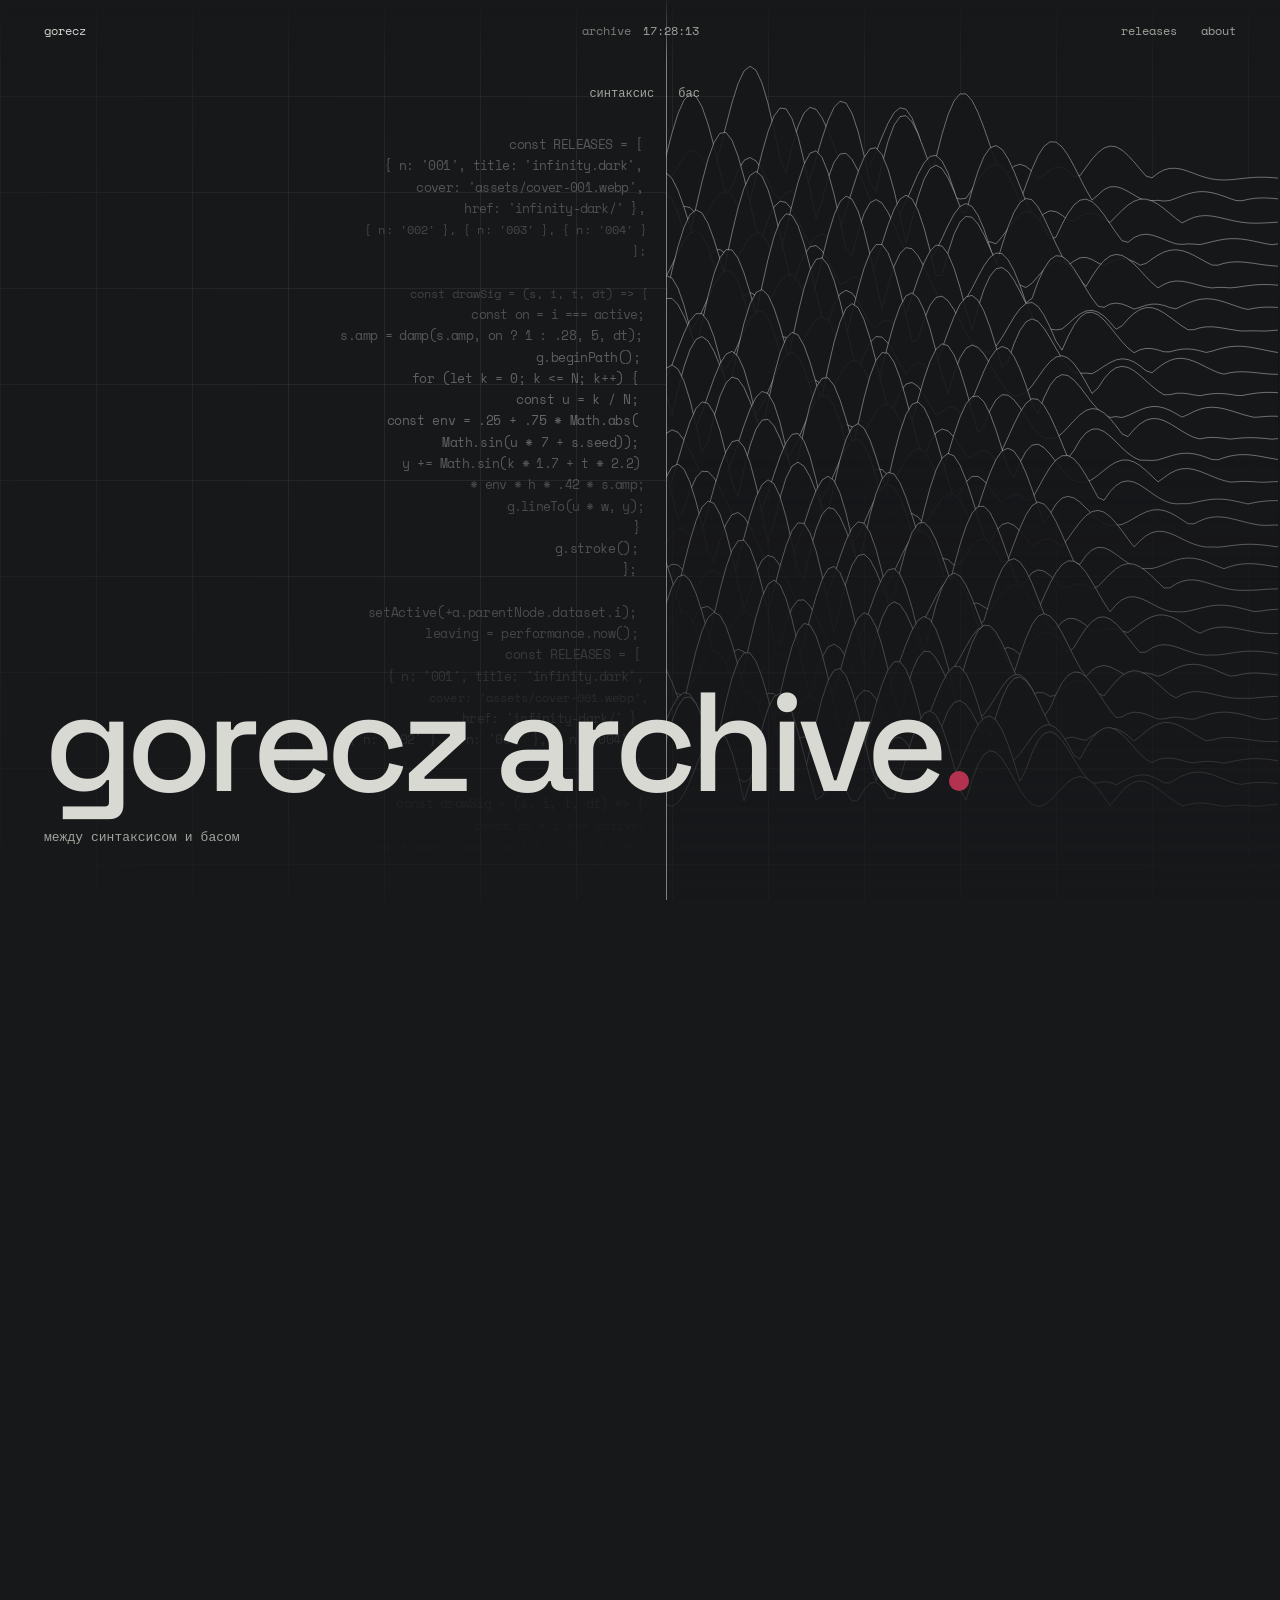
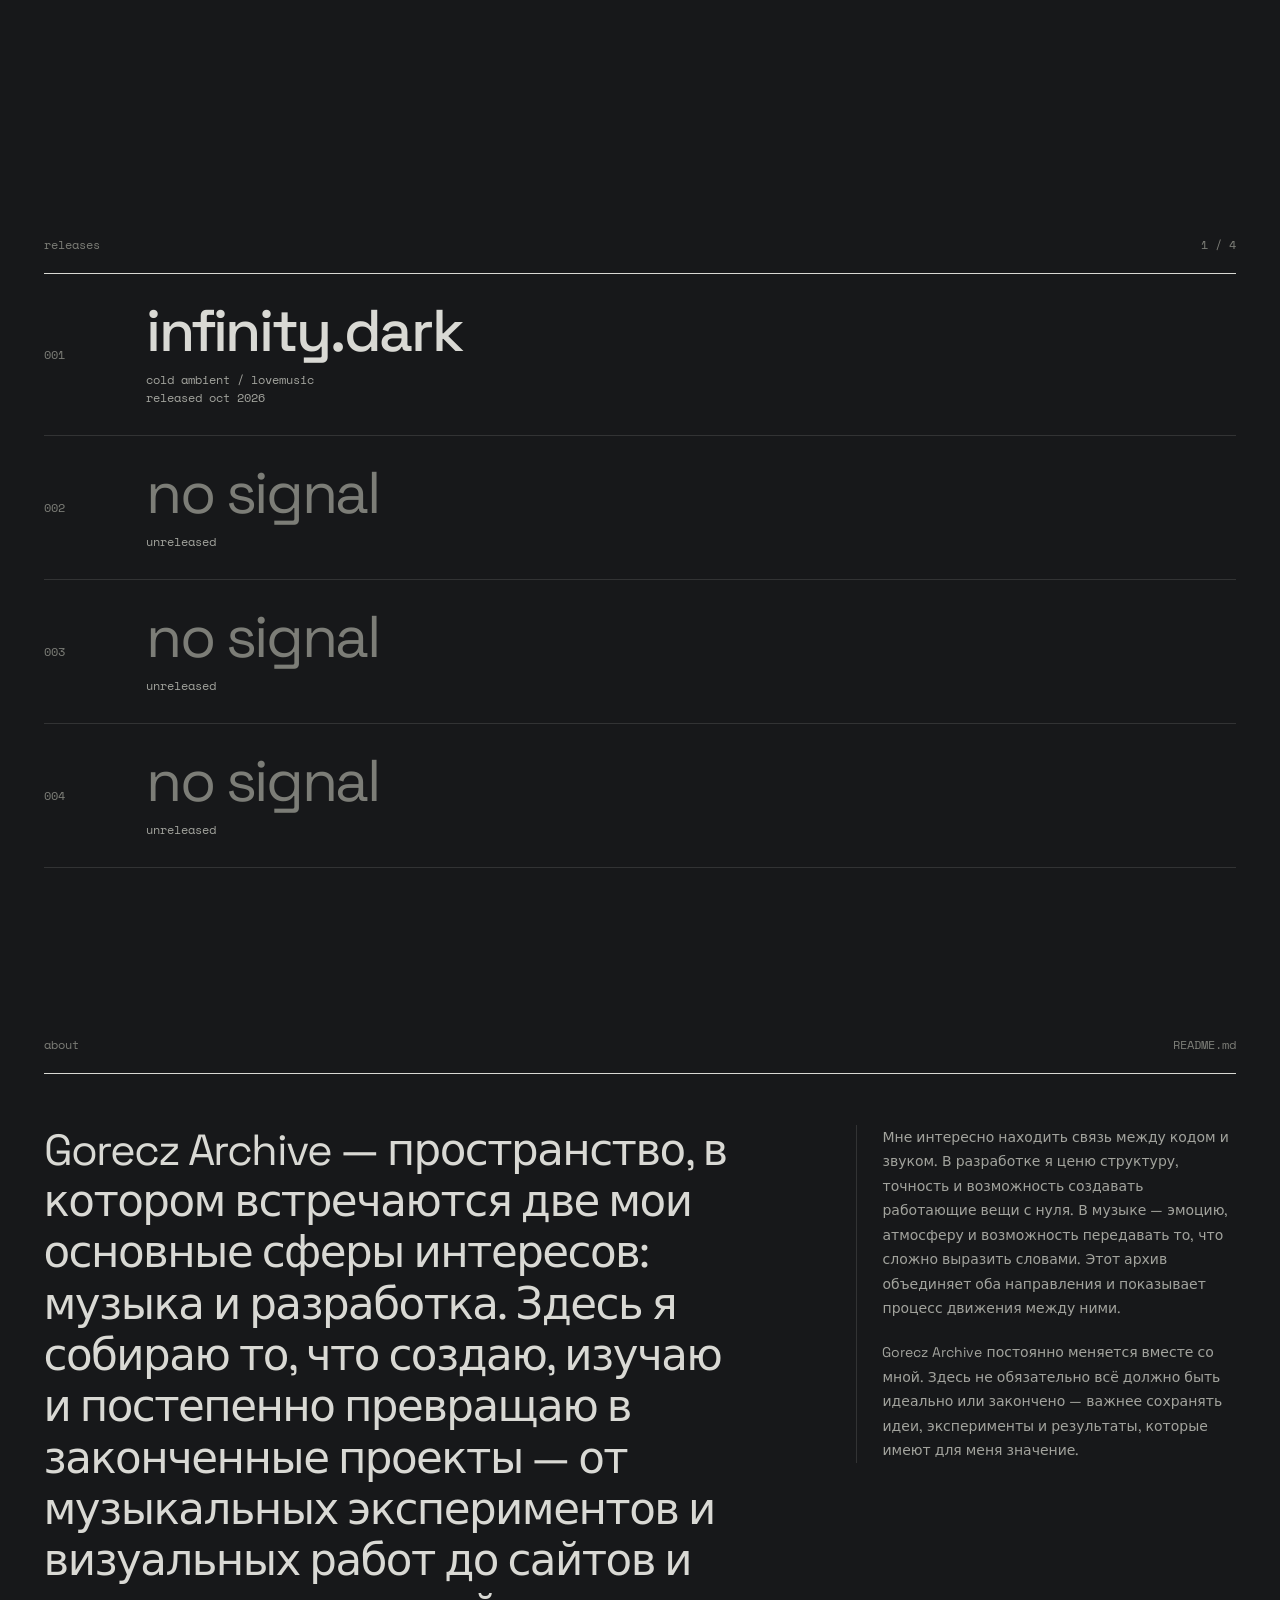
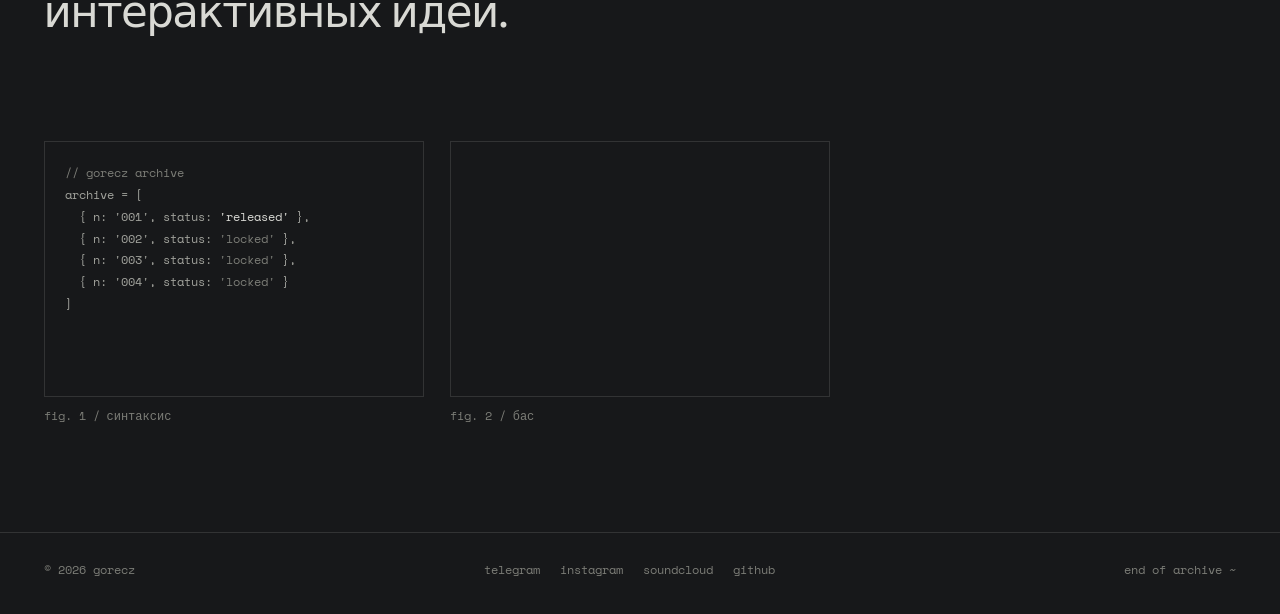
<file: index.html>
<!doctype html>
<html lang="ru">
<head>
  <meta charset="UTF-8" />
  <meta name="viewport" content="width=device-width, initial-scale=1.0, viewport-fit=cover" />
  <title>gorecz — archive</title>
  <meta name="description" content="gorecz archive — между синтаксисом и басом." />
  <meta name="theme-color" content="#17181a" />
  <script>document.documentElement.classList.add('js');if(location.hash==='#from-001')document.documentElement.classList.add('arriving');setTimeout(function(){document.documentElement.classList.add('is-ready')},3000)</script>
  <link rel="preconnect" href="https://fonts.googleapis.com">
  <link rel="preconnect" href="https://fonts.gstatic.com" crossorigin>
  <link href="https://fonts.googleapis.com/css2?family=Space+Grotesk:wght@400;500&family=Space+Mono&display=swap" rel="stylesheet">
  <link rel="stylesheet" href="style.css" />
</head>
<body>
  <div id="veil" aria-hidden="true"></div>
  <div id="curtain" aria-hidden="true"></div>
  <div id="cur" aria-hidden="true"><i class="ring"></i><i class="cdot"></i><span class="xy"></span></div>
  <div id="term" role="dialog" aria-label="Терминал" hidden>
    <div class="tout" id="tout"></div>
    <label class="tin"><span>gorecz@archive:~$</span><input id="tcmd" autocomplete="off" spellcheck="false" aria-label="Команда" /></label>
  </div>

  <div class="page">
    <header class="top">
      <a class="brand" href="#">gorecz</a>
      <span class="meta">archive<span id="clock"></span></span>
      <nav aria-label="Navigation"><a href="#releases">releases</a><a href="#about">about</a></nav>
    </header>

    <main>
      <div class="scene" id="scene">
      <section class="hero" id="hero">
        <div class="split" aria-hidden="true">
          <div class="pane l"><div class="code"><div class="roll">const RELEASES = [
  { n: '001', title: 'infinity.dark',
    cover: 'assets/cover-001.webp',
    href: 'infinity-dark/' },
  { n: '002' }, { n: '003' }, { n: '004' }
];

const drawSig = (s, i, t, dt) =&gt; {
  const on = i === active;
  s.amp = damp(s.amp, on ? 1 : .28, 5, dt);
  g.beginPath();
  for (let k = 0; k &lt;= N; k++) {
    const u = k / N;
    const env = .25 + .75 * Math.abs(
      Math.sin(u * 7 + s.seed));
    y += Math.sin(k * 1.7 + t * 2.2)
       * env * h * .42 * s.amp;
    g.lineTo(u * w, y);
  }
  g.stroke();
};

setActive(+a.parentNode.dataset.i);
leaving = performance.now();
const RELEASES = [
  { n: '001', title: 'infinity.dark',
    cover: 'assets/cover-001.webp',
    href: 'infinity-dark/' },
  { n: '002' }, { n: '003' }, { n: '004' }
];

const drawSig = (s, i, t, dt) =&gt; {
  const on = i === active;
  s.amp = damp(s.amp, on ? 1 : .28, 5, dt);
  g.beginPath();
  for (let k = 0; k &lt;= N; k++) {
    const u = k / N;
    const env = .25 + .75 * Math.abs(
      Math.sin(u * 7 + s.seed));
    y += Math.sin(k * 1.7 + t * 2.2)
       * env * h * .42 * s.amp;
    g.lineTo(u * w, y);
  }
  g.stroke();
};

setActive(+a.parentNode.dataset.i);
leaving = performance.now();
const RELEASES = [
  { n: '001', title: 'infinity.dark',
    cover: 'assets/cover-001.webp',
    href: 'infinity-dark/' },
  { n: '002' }, { n: '003' }, { n: '004' }
];

const drawSig = (s, i, t, dt) =&gt; {
  const on = i === active;
  s.amp = damp(s.amp, on ? 1 : .28, 5, dt);
  g.beginPath();
  for (let k = 0; k &lt;= N; k++) {
    const u = k / N;
    const env = .25 + .75 * Math.abs(
      Math.sin(u * 7 + s.seed));
    y += Math.sin(k * 1.7 + t * 2.2)
       * env * h * .42 * s.amp;
    g.lineTo(u * w, y);
  }
  g.stroke();
};

setActive(+a.parentNode.dataset.i);
leaving = performance.now();
const RELEASES = [
  { n: '001', title: 'infinity.dark',
    cover: 'assets/cover-001.webp',
    href: 'infinity-dark/' },
  { n: '002' }, { n: '003' }, { n: '004' }
];

const drawSig = (s, i, t, dt) =&gt; {
  const on = i === active;
  s.amp = damp(s.amp, on ? 1 : .28, 5, dt);
  g.beginPath();
  for (let k = 0; k &lt;= N; k++) {
    const u = k / N;
    const env = .25 + .75 * Math.abs(
      Math.sin(u * 7 + s.seed));
    y += Math.sin(k * 1.7 + t * 2.2)
       * env * h * .42 * s.amp;
    g.lineTo(u * w, y);
  }
  g.stroke();
};

setActive(+a.parentNode.dataset.i);
leaving = performance.now();
</div></div></div>
          <div class="pane r"><canvas id="ridge"></canvas></div>
          <i class="cut"></i><span class="lab ll">синтаксис</span><span class="lab rr">бас</span>
        </div>
        <div class="hero-text" id="htext">
          <h1 class="wordmark" aria-label="gorecz archive">gorecz archive<i class="dot" aria-hidden="true"></i></h1>
        <p class="sub">между синтаксисом и басом</p>
        </div>
      </section>
      </div>

      <section class="index" id="releases" aria-label="Releases">
        <h2 class="cap"><span>releases</span><span id="count"></span></h2>
        <ol class="idx" id="idx"></ol>
      </section>

      <section class="about" id="about">
        <h2 class="cap"><span>about</span><span>README.md</span></h2>
        <div class="txt">
          <p class="lead">Gorecz Archive — пространство, в котором встречаются две мои основные сферы интересов: музыка и разработка. Здесь я собираю то, что создаю, изучаю и постепенно превращаю в законченные проекты — от музыкальных экспериментов и визуальных работ до сайтов и интерактивных идей.</p>
          <div class="side">
            <p>Мне интересно находить связь между кодом и звуком. В разработке я ценю структуру, точность и возможность создавать работающие вещи с нуля. В музыке — эмоцию, атмосферу и возможность передавать то, что сложно выразить словами. Этот архив объединяет оба направления и показывает процесс движения между ними.</p>
            <p>Gorecz Archive постоянно меняется вместе со мной. Здесь не обязательно всё должно быть идеально или закончено — важнее сохранять идеи, эксперименты и результаты, которые имеют для меня значение.</p>
          </div>
        </div>
        <div class="figs">
          <figure class="f1"><div class="panel"><pre class="json" id="data"></pre></div><figcaption>fig. 1 / синтаксис</figcaption></figure>
          <figure class="f2"><div class="panel"><canvas id="meters" aria-label="Уровни сигнала по релизам"></canvas></div><figcaption>fig. 2 / бас</figcaption></figure>
        </div>
      </section>
    </main>

    <footer class="foot">
      <span>© 2026 gorecz</span>
      <span class="links"><a href="#">telegram</a><a href="#">instagram</a><a href="#">soundcloud</a><a href="#">github</a></span>
      <button type="button" id="endbtn" aria-label="Открыть терминал">end of archive ~</button>
    </footer>
  </div>

  <script src="script.js"></script>
</body>
</html>
</file>
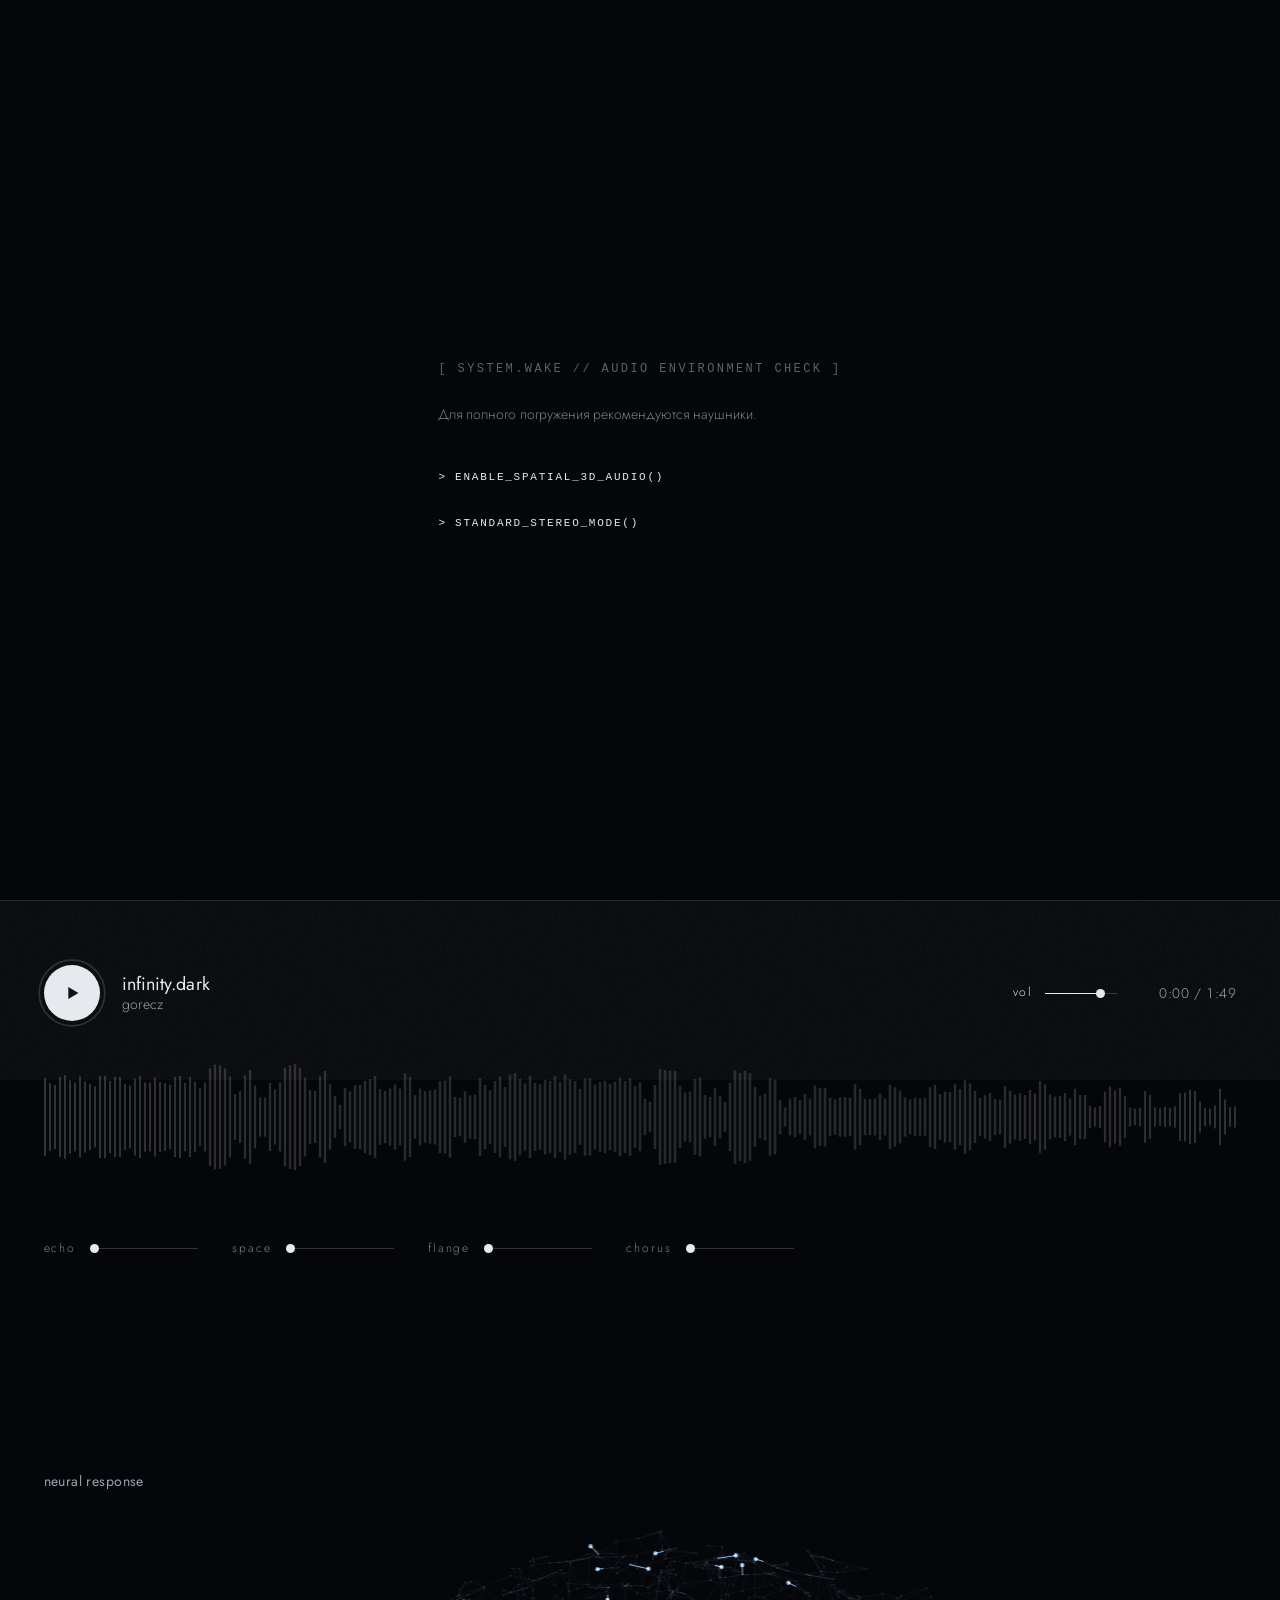
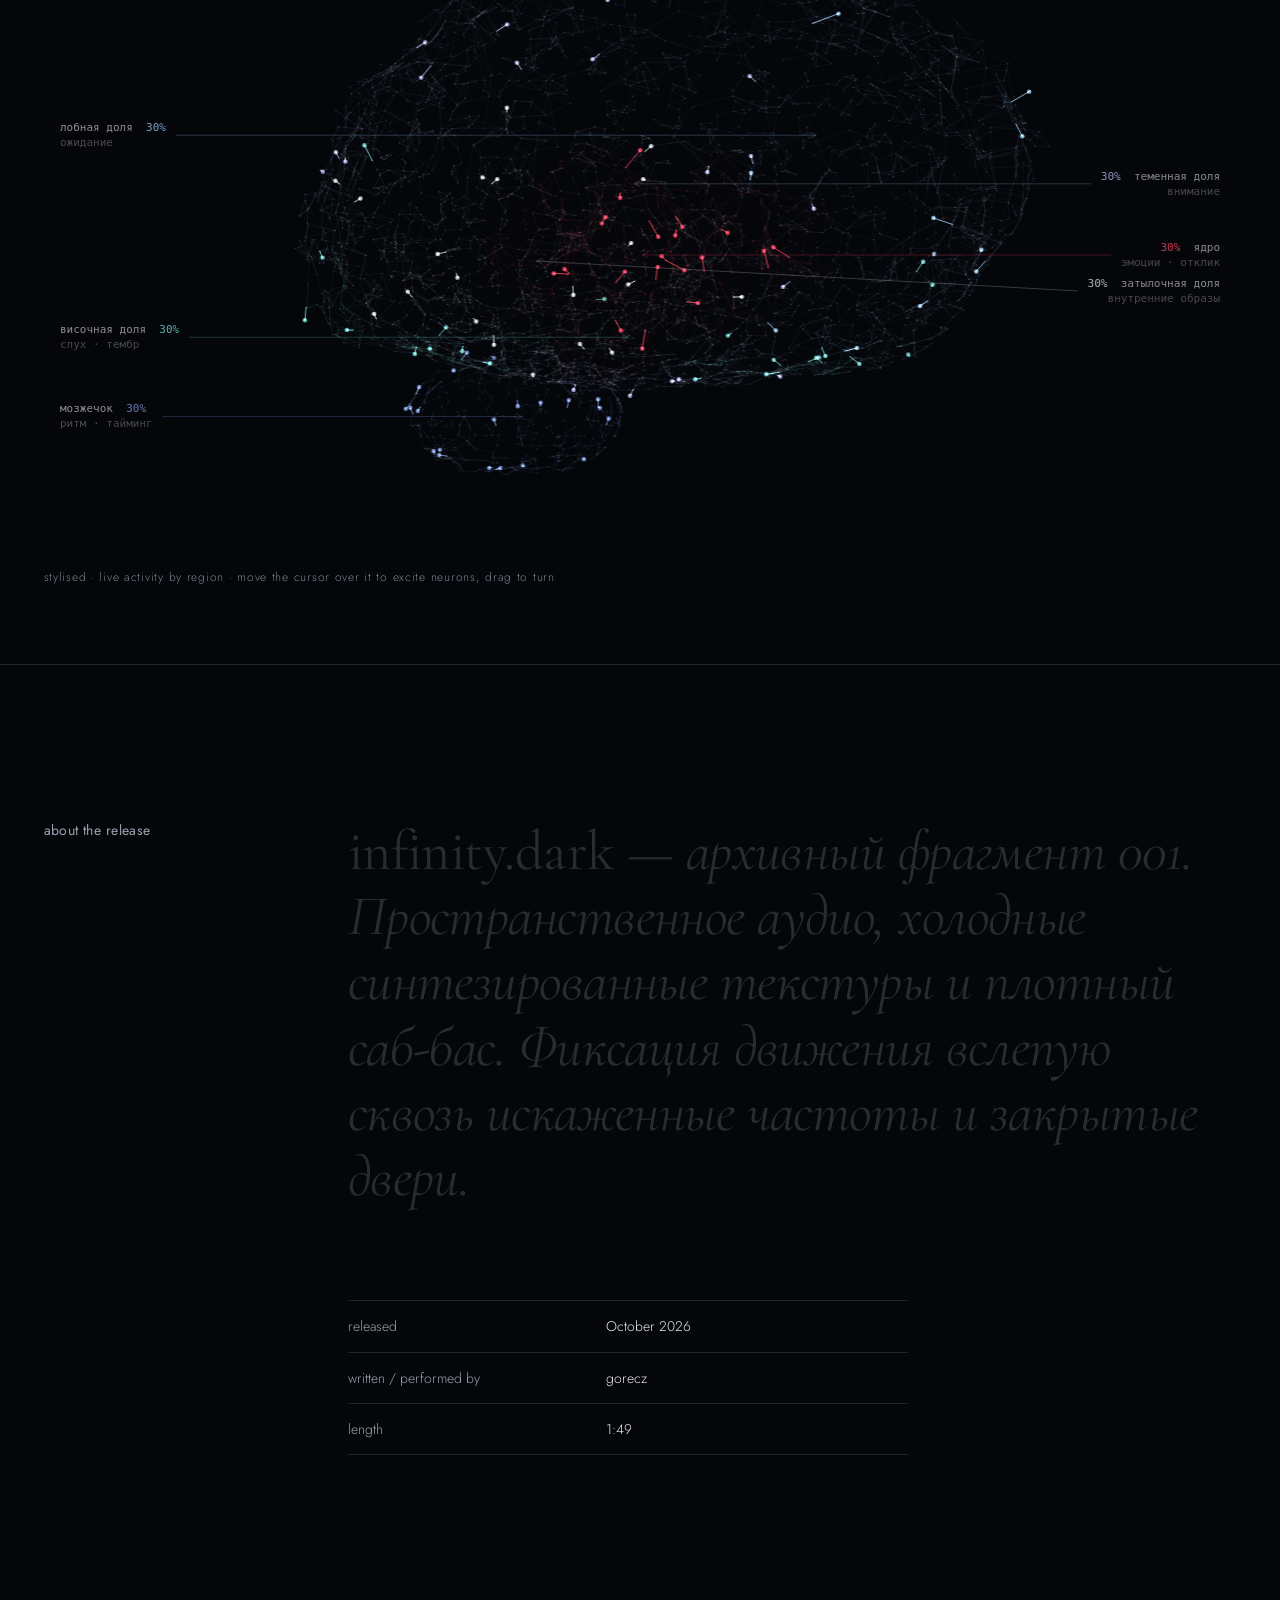
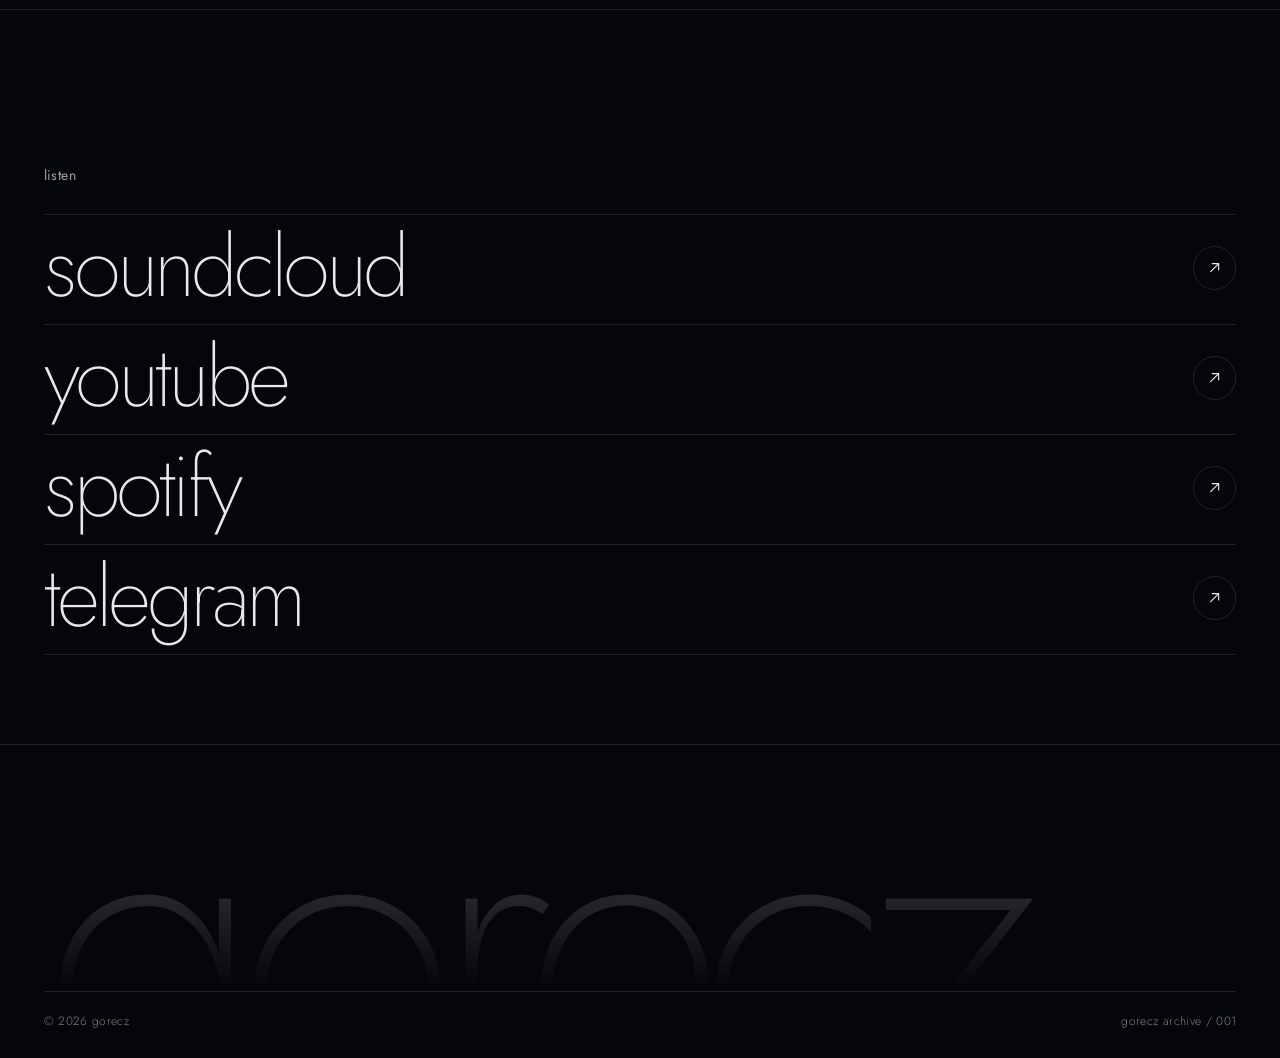
<file: infinity-dark/index.html>
<!doctype html>
<html lang="ru">
<head>
  <meta charset="UTF-8" />
  <meta name="viewport" content="width=device-width, initial-scale=1.0, viewport-fit=cover" />
  <title>gorecz — infinity.dark</title>
  <meta name="description" content="gorecz — infinity.dark. Listen to the single and explore the release." />
  <meta name="theme-color" content="#05060a" />
  <meta property="og:title" content="gorecz — infinity.dark" />
  <meta property="og:description" content="gorecz — infinity.dark. Listen to the single and explore the release." />
  <meta property="og:type" content="music.song" />
  <link rel="icon" href="data:image/svg+xml,%3Csvg xmlns='http://www.w3.org/2000/svg' viewBox='0 0 32 32'%3E%3Crect width='32' height='32' rx='8' fill='%2305060a'/%3E%3Ccircle cx='16' cy='16' r='4.2' fill='%23b3324f'/%3E%3C/svg%3E" />

  <!-- Failsafe: if anything below breaks, the page still shows itself after a moment. -->
  <script>document.documentElement.classList.add('js');setTimeout(function(){if(window.GS)return;var b=document.getElementById('boot-screen');if(b)b.classList.add('hidden');document.documentElement.classList.add('is-ready')},3600)</script>

  <link rel="preconnect" href="https://fonts.googleapis.com">
  <link rel="preconnect" href="https://fonts.gstatic.com" crossorigin>
  <link href="https://fonts.googleapis.com/css2?family=Cormorant+Garamond:ital,wght@0,400;1,400&family=Jost:wght@200;300;400&display=swap" rel="stylesheet">
  <link rel="stylesheet" href="style.css" />
</head>
<body id="top">
  <!-- Boot Screen & Config -->
  <div id="boot-screen">
    <div class="boot-terminal">
      <div class="boot-text">[ system.wake // audio environment check ]</div>
      <div class="boot-subtext">Для полного погружения рекомендуются наушники.</div>
      <div class="boot-actions">
        <button id="boot-spatial-on" class="boot-btn">> enable_spatial_3d_audio()</button>
        <button id="boot-spatial-off" class="boot-btn">> standard_stereo_mode()</button>
      </div>
    </div>
  </div>
  <canvas id="fog" aria-hidden="true"></canvas>

  <div class="page">
    <header class="topbar fade-in">
      <a class="brand" href="#top">gorecz</a>
      <span class="release-meta">single / 2026</span>
      <nav class="top-right" aria-label="Navigation">
        <button class="mini" id="miniBtn" type="button" aria-label="Play">
          <svg class="ico" viewBox="0 0 24 24" aria-hidden="true"><path class="i-play" d="M8 5.5v13l11-6.5z"/><path class="i-pause" d="M7 5h3.6v14H7zM13.4 5H17v14h-3.6z"/></svg>
          <span id="miniTime">0:00</span>
        </button>
        <a href="../index.html#from-001">archive</a>
        <a href="#links">listen</a>
      </nav>
    </header>

    <main>
      <!-- ───────────── hero: the record + the name ───────────── -->
      <section class="hero">
        <div class="stage fade-rise">
          <div class="tt" id="tt">

            <!-- 1. plinth, platter, controls (static) -->
            <svg class="tt-base" viewBox="0 0 1000 780" aria-hidden="true" focusable="false">
              <defs>
                <linearGradient id="gPlinth" x1="0" y1="0" x2="1" y2="1">
                  <stop offset="0" stop-color="#262a33"/>
                  <stop offset=".5" stop-color="#14171d"/>
                  <stop offset="1" stop-color="#090b0f"/>
                </linearGradient>
                <linearGradient id="gEdge" x1="0" y1="0" x2="1" y2="1">
                  <stop offset="0" stop-color="#6b7384" stop-opacity=".85"/>
                  <stop offset=".5" stop-color="#2b2f39" stop-opacity=".5"/>
                  <stop offset="1" stop-color="#171a20" stop-opacity=".9"/>
                </linearGradient>
                <radialGradient id="gPlatter" cx="392" cy="390" r="330" gradientUnits="userSpaceOnUse">
                  <stop offset="0" stop-color="#1b1e25"/>
                  <stop offset=".9" stop-color="#0e1016"/>
                  <stop offset="1" stop-color="#2b303b"/>
                </radialGradient>
                <linearGradient id="gKnob" x1="0" y1="0" x2="1" y2="1">
                  <stop offset="0" stop-color="#3b414d"/>
                  <stop offset="1" stop-color="#101217"/>
                </linearGradient>
                <filter id="fShadow" x="-20%" y="-20%" width="140%" height="140%"><feGaussianBlur stdDeviation="30"/></filter>
              </defs>

              <rect x="36" y="64" width="964" height="730" rx="26" fill="#000" opacity=".62" filter="url(#fShadow)"/>
              <rect x="8" y="8" width="984" height="764" rx="20" fill="url(#gPlinth)" stroke="url(#gEdge)" stroke-width="2"/>
              <rect x="17" y="17" width="966" height="746" rx="14" fill="none" stroke="#fff" stroke-opacity=".05"/>

              <g fill="#0a0c10" stroke="#3a404c" stroke-width="1.5">
                <circle cx="46" cy="46" r="8"/><circle cx="954" cy="46" r="8"/>
                <circle cx="46" cy="734" r="8"/><circle cx="954" cy="734" r="8"/>
              </g>
              <g stroke="#565d6c" stroke-width="1.5" stroke-linecap="round">
                <path d="M41 46h10" transform="rotate(38 46 46)"/>
                <path d="M949 46h10" transform="rotate(-24 954 46)"/>
                <path d="M41 734h10" transform="rotate(66 46 734)"/>
                <path d="M949 734h10" transform="rotate(12 954 734)"/>
              </g>

              <circle cx="392" cy="390" r="340" fill="#040507" opacity=".6"/>
              <circle cx="392" cy="390" r="327" fill="url(#gPlatter)" stroke="#353a46" stroke-width="2"/>

              <defs>
                <linearGradient id="gRecess" x1="0" y1="0" x2="0" y2="1">
                  <stop offset="0" stop-color="#000" stop-opacity=".9"/>
                  <stop offset="1" stop-color="#000" stop-opacity="0"/>
                </linearGradient>
              </defs>

              <!-- stereo scope: a recessed glass window on the deck (scope.js draws the beam on the canvas that sits over it) -->
              <rect x="600" y="652" width="204" height="86" rx="13" fill="#0c0e13" stroke="#343945"/>
              <rect x="607" y="658" width="190" height="74" rx="9" fill="#04060a"/>
              <path d="M702 658v74M607 695h190" stroke="#8b94a6" stroke-opacity=".13" stroke-width="1.4"/>
              <path d="M626 692v6M645 692v6M664 692v6M683 692v6M721 692v6M740 692v6M759 692v6M778 692v6M699 676h6M699 714h6" stroke="#8b94a6" stroke-opacity=".2" stroke-width="1.4"/>
              <rect x="607" y="658" width="190" height="74" rx="9" fill="none" stroke="url(#gRecess)" stroke-width="4"/>
              <path d="M616 660h50l-16 70h-38z" fill="#fff" fill-opacity=".022"/>
              <path d="M614 739h176" stroke="#fff" stroke-opacity=".07" stroke-width="1.4" stroke-linecap="round"/>
              <text x="702" y="752" font-size="10" letter-spacing="1.2" fill="#6d7484" text-anchor="middle">stereo</text>

              <rect x="814" y="664" width="62" height="52" rx="14" fill="#11141a" stroke="#343945"/>
              <text x="855" y="695" text-anchor="middle" font-size="13" letter-spacing="1.2" fill="#7c8496">start</text>
              <circle cx="922" cy="690" r="34" fill="url(#gKnob)" stroke="#3a404c"/>
              <circle cx="922" cy="690" r="21" fill="#0b0d11" stroke="#454b58"/>
              <path id="knobPtr" d="M922 669v11" stroke="#aab1bf" stroke-width="3" stroke-linecap="round" transform="rotate(0 922 690)"/>
              <circle id="knobHit" cx="922" cy="690" r="46" fill="#000" fill-opacity="0" style="pointer-events:all"/>
              <text id="lblSlow" x="892" y="752" font-size="10" fill="#6d7484" text-anchor="middle">slow</text>
              <text id="lbl33" x="922" y="752" font-size="10" fill="#d4d9e4" text-anchor="middle">33</text>
              <text id="lbl45" x="952" y="752" font-size="10" fill="#6d7484" text-anchor="middle">45</text>
              <text x="78" y="740" font-size="15" letter-spacing="3" fill="#5c6373">gorecz</text>
            </svg>
            <canvas class="tt-scope" id="scope"></canvas>

            <!-- 2. the record (spins; grooves and ticks are drawn by script.js) -->
            <svg class="tt-disc" id="disc" viewBox="0 0 1000 780" aria-hidden="true" focusable="false">
              <defs>
                <radialGradient id="gVinyl" cx="392" cy="390" r="300" gradientUnits="userSpaceOnUse">
                  <stop offset="0" stop-color="#181b22"/>
                  <stop offset=".55" stop-color="#0e1015"/>
                  <stop offset="1" stop-color="#07080b"/>
                </radialGradient>
                <radialGradient id="gLabel" cx="370" cy="366" r="112" gradientUnits="userSpaceOnUse">
                  <stop offset="0" stop-color="#ece8e1"/>
                  <stop offset=".6" stop-color="#d6d1c8"/>
                  <stop offset="1" stop-color="#b6b0a6"/>
                </radialGradient>
                <path id="labelArc" d="M324 390a68 68 0 1 1 136 0a68 68 0 1 1 -136 0"/>
              </defs>
              <circle cx="392" cy="390" r="300" fill="url(#gVinyl)"/>
              <g id="grooves"></g>
              <circle cx="392" cy="390" r="299" fill="none" stroke="#fff" stroke-opacity=".13" stroke-width="1.4"/>
              <g id="specks"></g>
              <circle cx="392" cy="390" r="98" fill="url(#gLabel)"/>
              <circle cx="392" cy="390" r="90" fill="none" stroke="#1a1817" stroke-opacity=".18"/>
              <text font-size="9.5" letter-spacing="2.4" fill="#2a2724"><textPath href="#labelArc">infinity.dark   gorecz   001   33⅓ rpm</textPath></text>
              <text x="392" y="450" text-anchor="middle" font-size="40" font-weight="300" fill="#1b1a1c">g</text>
              <circle cx="392" cy="390" r="5" fill="#0a0b0e" stroke="#8e887d" stroke-width="1"/>
            </svg>

            <!-- 2b. strobe ring on the platter rim: not locked to the record, it stands still at exactly 33 (deck.js) -->
            <svg class="tt-strobe" id="strobe" viewBox="0 0 1000 780" aria-hidden="true" focusable="false">
              <g id="ticks"></g>
            </svg>

            <!-- 3. light on the vinyl (stays still while the record turns) -->
            <svg class="tt-sheen" viewBox="0 0 1000 780" aria-hidden="true" focusable="false">
              <defs>
                <radialGradient id="gSheen" cx="392" cy="390" r="300" gradientUnits="userSpaceOnUse">
                  <stop offset=".2" stop-color="#cfe0ff" stop-opacity="0"/>
                  <stop offset=".62" stop-color="#cfe0ff" stop-opacity=".17"/>
                  <stop offset="1" stop-color="#cfe0ff" stop-opacity="0"/>
                </radialGradient>
                <filter id="fSheen" x="-10%" y="-10%" width="120%" height="120%"><feGaussianBlur stdDeviation="9"/></filter>
              </defs>
              <g filter="url(#fSheen)" fill="url(#gSheen)">
                <path d="M392,390 L158.9,201.2 A300,300 0 0 1 265.2,118.1 Z"/>
                <path d="M392,390 L625.1,578.8 A300,300 0 0 1 518.8,661.9 Z"/>
              </g>
            </svg>

            <!-- 4. tonearm (drawn pointing left, rotated around its pivot by script.js) -->
            <svg class="tt-arm" id="arm" viewBox="0 0 1000 780" aria-hidden="true" focusable="false">
              <defs>
                <linearGradient id="gWeight" x1="0" y1="0" x2="0" y2="1">
                  <stop offset="0" stop-color="#3a404c"/>
                  <stop offset="1" stop-color="#14161c"/>
                </linearGradient>
                <filter id="fArm" x="-20%" y="-20%" width="140%" height="140%">
                  <feDropShadow dx="10" dy="16" stdDeviation="8" flood-color="#000" flood-opacity=".55"/>
                </filter>
              </defs>
              <g filter="url(#fArm)">
                <line x1="872" y1="150" x2="916" y2="150" stroke="#7b8291" stroke-width="8"/>
                <rect x="912" y="132" width="66" height="36" rx="9" fill="url(#gWeight)" stroke="#565d6c"/>
                <line x1="872" y1="150" x2="394" y2="150" stroke="#b9becb" stroke-width="7" stroke-linecap="round"/>
                <line x1="872" y1="148" x2="396" y2="148" stroke="#fff" stroke-opacity=".55" stroke-width="1.6" stroke-linecap="round"/>
                <line x1="872" y1="153" x2="396" y2="153" stroke="#000" stroke-opacity=".35" stroke-width="1.4" stroke-linecap="round"/>
                <g transform="rotate(14 394 150)">
                  <rect x="370" y="137" width="46" height="26" rx="4" fill="#171a20" stroke="#6a7080"/>
                  <path d="M372 143q-16 -6 -28 -1" fill="none" stroke="#aab0bd" stroke-width="3" stroke-linecap="round"/>
                </g>
                <circle cx="394" cy="150" r="2.6" fill="#e6eaf2"/>
                <circle cx="872" cy="150" r="50" fill="url(#gKnob)" stroke="#3b404c" stroke-width="2"/>
                <circle cx="872" cy="150" r="32" fill="#0d0f13" stroke="#454b58"/>
                <circle cx="872" cy="150" r="11" fill="#8b92a0"/>
              </g>
              <circle id="armHub" cx="872" cy="150" r="2" fill="none"/>
              <circle id="armTip" cx="394" cy="150" r="2" fill="none"/>
              <line id="armHit" x1="372" y1="150" x2="985" y2="150" stroke="#000" stroke-opacity="0" stroke-width="52" stroke-linecap="round" style="pointer-events:stroke"/>
            </svg>

            <span class="led" id="led" aria-hidden="true"></span>
          </div>
          <button class="stage-btn" id="stageBtn" type="button" aria-label="Play infinity.dark"></button>
        </div>

        <div class="hero-copy">
          <h1 class="wordmark" aria-label="infinity.dark"><span class="w" aria-hidden="true">infinity</span><span class="dot" id="dot" aria-hidden="true"></span><span class="w" aria-hidden="true">dark</span></h1>
          <p class="subtitle fade-in" style="--d:2.2s">cold ambient / lovemusic</p>
        </div>

        <p class="hint fade-in" id="hint" style="--d:2.6s">press the record</p>

        <!-- HUD Metadata (Лор архива) -->
        <div class="hud-meta fade-in" aria-hidden="true" style="--d:3.0s">
          <div class="hud-line">id  // arc-001</div>
          <div class="hud-line">loc // YKB_56.83</div>
          <div class="hud-line">cls // cold_ambient</div>
          <div class="hud-line">sys // <span class="hud-blink">encrypted</span></div>
        </div>

        <!-- lyrics: the current line arrives word by word in the empty left side of the hero; the one before it stays above, smaller (script.js fills it) -->
        <div id="hud-lyrics" aria-hidden="true"><p class="ly-prev"></p><p class="ly-cur"></p></div>

      </section>

      <!-- ───────────── player ───────────── -->
      <section class="player" id="listen" aria-label="Player">
        <div class="player-row">
          <button class="pp" id="playBtn" type="button" aria-label="Play">
            <svg class="ring" viewBox="0 0 64 64" aria-hidden="true"><circle class="ring-bg" cx="32" cy="32" r="30"/><circle class="ring-fg" id="ring" cx="32" cy="32" r="30"/></svg>
            <svg class="ico" viewBox="0 0 24 24" aria-hidden="true"><path class="i-play" d="M8 5.5v13l11-6.5z"/><path class="i-pause" d="M7 5h3.6v14H7zM13.4 5H17v14h-3.6z"/></svg>
          </button>
          <div class="track">
            <strong id="trackName">infinity.dark</strong>
            <span>gorecz</span>
          </div>
          
          <!-- Громкость теперь живет здесь, отвязанная от эффектов -->
          <label class="vol-control"><span>vol</span><input id="vol" type="range" min="0" max="1" step="0.01" aria-label="Громкость"></label>
          
          <span class="time" id="time">0:00 / 0:00</span>
        </div>

        <div class="wave-wrap">
          <canvas id="wave" role="slider" tabindex="0" aria-label="Track position" aria-valuemin="0" aria-valuemax="100" aria-valuenow="0" aria-valuetext="0:00"></canvas>
          <span class="wave-tip" id="waveTip" aria-hidden="true">0:00</span>
        </div>
        <p class="status" id="status" role="status"></p>

        <!-- Блок эффектов без громкости -->
        <div class="mix" id="mix">
          <label><span>echo</span><input type="range" data-fx="0" min="0" max="1" step="0.01" value="0" aria-label="echo"></label>
          <label><span>space</span><input type="range" data-fx="1" min="0" max="1" step="0.01" value="0" aria-label="space"></label>
          <label><span>flange</span><input type="range" data-fx="2" min="0" max="1" step="0.01" value="0" aria-label="flange"></label>
          <label><span>chorus</span><input type="range" data-fx="3" min="0" max="1" step="0.01" value="0" aria-label="chorus"></label>
          <p class="fx-note" id="fxNote"></p>
        </div>

        <audio id="audio" src="audio/infinitydark.mp3" preload="metadata"></audio>
      </section>

      <!-- ───────────── neural response ───────────── -->
      <section class="mind" id="mind" aria-label="Neural response">
        <h2 class="cap">neural response</h2>
        <canvas id="brain" aria-hidden="true"></canvas>
        <p class="mind-note">stylised · live activity by region · move the cursor over it to excite neurons, drag to turn</p>
      </section>

      <!-- ───────────── about ───────────── -->
      <section class="about" id="about">
        <h2 class="cap">about the release</h2>
        <div class="about-body">
          <p class="poem" id="poem"><em>infinity.dark</em> — архивный фрагмент 001. Пространственное аудио, холодные синтезированные текстуры и плотный саб-бас. Фиксация движения вслепую сквозь искаженные частоты и закрытые двери.</p>
          <dl class="credits">
            <div><dt>released</dt><dd>October 2026</dd></div>
            <div><dt>written / performed by</dt><dd>gorecz</dd></div>
            <div><dt>length</dt><dd id="length">—</dd></div>
          </dl>
        </div>
      </section>

      <!-- ───────────── links (replace every # with your real URL) ───────────── -->
      <section class="links" id="links" aria-label="Listen">
        <h2 class="cap">listen</h2>
        <ul class="link-list">
          <li><a class="row" href="#"><span class="row-name">soundcloud</span><span class="row-go" aria-hidden="true"><svg viewBox="0 0 24 24"><path d="M7 17 17 7M9 7h8v8"/></svg></span></a></li>
          <li><a class="row" href="#"><span class="row-name">youtube</span><span class="row-go" aria-hidden="true"><svg viewBox="0 0 24 24"><path d="M7 17 17 7M9 7h8v8"/></svg></span></a></li>
          <li><a class="row" href="#"><span class="row-name">spotify</span><span class="row-go" aria-hidden="true"><svg viewBox="0 0 24 24"><path d="M7 17 17 7M9 7h8v8"/></svg></span></a></li>
          <li><a class="row" href="#"><span class="row-name">telegram</span><span class="row-go" aria-hidden="true"><svg viewBox="0 0 24 24"><path d="M7 17 17 7M9 7h8v8"/></svg></span></a></li>
        </ul>
      </section>
    </main>

    <footer class="foot">
      <div class="foot-mark" aria-hidden="true">gorecz</div>
      <div class="foot-row">
        <span>© 2026 gorecz</span>
        <span>gorecz archive / 001</span>
      </div>
    </footer>
  </div>
  <!-- End screen: when the track ends the instruments go dark, the page falls into the ember point and an infinity sign unfolds from it (outro.js).
       The four links sit on its shoulders. Ссылки на площадки: замени решётки # на свои реальные ссылки; пока там # — ссылка будет тусклой, с пометкой "soon". -->
  <div id="end-screen" role="dialog" aria-modal="true" aria-label="infinity.dark has ended" aria-hidden="true" tabindex="-1" inert>
    <canvas id="outro-cv" aria-hidden="true"></canvas>
    <nav class="end-links" aria-label="Listen on">
      <a href="#" class="end-link" target="_blank" rel="noopener noreferrer"><span>Spotify</span></a>
      <a href="#" class="end-link" target="_blank" rel="noopener noreferrer"><span>Apple Music</span></a>
      <a href="#" class="end-link" target="_blank" rel="noopener noreferrer"><span>VK Музыка</span></a>
      <a href="#" class="end-link" target="_blank" rel="noopener noreferrer"><span>Яндекс Музыка</span></a>
    </nav>
    <button id="end-replay" class="end-again" type="button" aria-label="Play again"><span>again</span></button>
    <button id="end-back" class="end-back" type="button">back to the page</button>
    <p class="end-cap">infinity.dark · 001</p>
  </div>

  <script src="script.js"></script>
  <script src="engine.js"></script>
  <script src="brain.js"></script>
  <script src="cursor.js"></script>
  <script src="scope.js"></script>
  <script src="deck.js"></script>
  <script src="outro.js"></script>
  <script>GoreczBrain.mount(document.getElementById('brain'), function () { return window.GS; });</script>
<script>
document.querySelector('a[href$="#from-001"]').addEventListener('click', function (e) {
  if (e.metaKey || e.ctrlKey || e.shiftKey || e.button) return;
  e.preventDefault();
  var a = this, c = document.createElement('div');
  c.style.cssText = 'position:fixed;inset:0;z-index:999;background:#05060a;opacity:0;transition:opacity .6s ease';
  document.body.appendChild(c);
  requestAnimationFrame(function () { c.style.opacity = 1; });
  setTimeout(function () { location.href = a.href; }, 650);
});
</script>
</body>
</html>
</file>
<file: style.css>
/* gorecz — archive · the "code" side: structure, grid, signal.
   Track sites are the "sound" side and each looks different. Shared on purpose: the ember dot,
   the 001… numbering, the wordmark and the exit transition into a track (curtain = night). */
:root {
  color-scheme: dark;
  --base: #17181a; --ink: #d9d9d4; --ash: #a2a39d; --dim: #7c7d77;
  --line: rgba(217, 217, 212, .14); --ember: #b3324f; --night: #05060a;
  --ui: "Space Grotesk", system-ui, -apple-system, "Segoe UI", sans-serif;
  --mono: "Space Mono", ui-monospace, "SF Mono", Menlo, Consolas, monospace;
  --pad: clamp(20px, 3.4vw, 52px);
  --ease: cubic-bezier(.2, .7, .1, 1);
}
*, *::before, *::after { box-sizing: border-box; margin: 0; padding: 0; }
html { scroll-behavior: smooth; background: var(--base); }
body { min-height: 100vh; background: var(--base); color: var(--ink); font: 400 16px/1.6 var(--ui); -webkit-font-smoothing: antialiased; overflow-x: clip; }
a { color: inherit; text-decoration: none; }
ol { list-style: none; }
:focus-visible { outline: 2px solid var(--ink); outline-offset: 4px; }
::selection { background: var(--ember); color: #fff; }

/* grid paper */
body::before {
  --gm: radial-gradient(ellipse 90% 80% at 50% 40%, #000 30%, transparent 100%);
  content: ""; position: fixed; inset: 0; z-index: 0; pointer-events: none; opacity: .55;
  background-image: linear-gradient(var(--line) 1px, transparent 1px), linear-gradient(90deg, var(--line) 1px, transparent 1px);
  background-size: 96px 96px; -webkit-mask-image: var(--gm); mask-image: var(--gm);
}
.page { position: relative; z-index: 2; }
#veil {
  --m: radial-gradient(circle var(--r, 0px) at var(--x, 50%) var(--y, 50%), #000 0, rgba(0, 0, 0, .55) 45%, transparent 100%);
  position: fixed; inset: 0; z-index: 1; pointer-events: none; opacity: 0;
  background: center 38% / cover no-repeat; mix-blend-mode: lighten; filter: brightness(1.8); -webkit-mask-image: var(--m); mask-image: var(--m);
}
#curtain { position: fixed; inset: 0; z-index: 60; background: var(--night); opacity: 0; pointer-events: none; transition: opacity .6s ease; }
.leaving #curtain { opacity: 1; }
.arriving #curtain { opacity: 1; transition: none; }

.top { position: fixed; top: 0; left: 0; right: 0; z-index: 5; background: linear-gradient(rgba(23, 24, 26, .9), rgba(23, 24, 26, 0)); display: grid; grid-template-columns: 1fr auto 1fr; align-items: center; padding: max(22px, env(safe-area-inset-top)) var(--pad) 22px; font: 400 12px var(--mono); }
.brand { color: var(--ink); }
.meta { color: var(--dim); }
#clock { margin-left: 12px; color: var(--ash); }
.top nav { justify-self: end; display: flex; gap: 24px; color: var(--ash); }
.top nav a:hover { color: var(--ink); }

.hero { --d: 50%; touch-action: pan-y; position: sticky; top: 0; isolation: isolate; height: 100svh; display: flex; flex-direction: column; justify-content: flex-end; padding: 0 var(--pad) clamp(28px, 6vh, 64px); }
.wordmark { font-weight: 500; font-size: clamp(44px, 11vw, 190px); line-height: .92; letter-spacing: -.055em; }
.dot { display: inline-block; width: .14em; height: .14em; margin-left: .06em; border-radius: 50%; background: var(--ember); }
.sub { margin-top: 18px; font: 400 13px var(--mono); color: var(--ash); }
.scene { position: relative; height: 190svh; }
.hero-text { transform-origin: left bottom; will-change: transform, opacity; }
.wordmark .wc { display: inline-block; text-align: center; }
.js .hero .sub { opacity: 0; transform: translateY(14px); }
.is-ready .hero .sub { opacity: 1; transform: none; transition: opacity 1.4s var(--ease) 2s, transform 1.4s var(--ease) 2s; }

/* two worlds: code | sound, the cut follows the cursor */
.split { position: absolute; inset: 0; z-index: -1; pointer-events: none; overflow: hidden; }
.pane { position: absolute; inset: 0; --m: linear-gradient(#000 50%, transparent 100%); -webkit-mask-image: var(--m); mask-image: var(--m); }
.pane.l { clip-path: inset(0 calc(100% - var(--d)) 0 0); }
.pane.r { clip-path: inset(0 0 0 var(--d)); }
/* the code hugs the cut: right-aligned to it, so it always sits where syntax turns into bass */
.code { position: absolute; inset: 0 auto 0 0; width: var(--d); overflow: hidden; padding: calc(var(--pad) + 90px) 18px var(--pad) 0; font: 400 clamp(12px, .95vw, 16px) / 1.75 var(--mono); color: var(--ink); white-space: pre; text-align: right; tab-size: 2; }
.ln { opacity: .3; transform-origin: 100% 50%; }
.roll { will-change: transform; }
#ridge { position: absolute; inset: 0; width: 100%; height: 100%; }
.cut { transform-origin: top; position: absolute; left: var(--d); top: 0; bottom: 0; width: 1px; background: rgba(217, 217, 212, .55); }
.lab { position: absolute; top: 84px; left: var(--d); font: 400 12px var(--mono); color: var(--ash); }
.ll { transform: translateX(calc(-100% - 12px)); }
.rr { transform: translateX(12px); }

.cap { display: flex; justify-content: space-between; margin-bottom: 20px; font: 400 12px var(--mono); color: var(--dim); }
.index { padding: clamp(70px, 14vh, 150px) var(--pad) 60px; }
.idx { border-top: 1px solid var(--ink); }
.idx li { border-bottom: 1px solid var(--line); transition: opacity .4s ease; }
.idx.dim li:not(.on) { opacity: .35; }
.row { display: grid; grid-template-columns: clamp(44px, 5vw, 72px) minmax(0, 1fr) minmax(0, 1.1fr); align-items: center; column-gap: clamp(16px, 3vw, 48px); padding: clamp(16px, 2.4vw, 28px) 0; }
.n { font: 400 12px var(--mono); color: var(--dim); }
.t { display: block; font-weight: 500; font-size: clamp(30px, 4.6vw, 76px); line-height: 1; letter-spacing: -.04em; }
.t.off { font-weight: 400; color: var(--dim); }
.m { display: block; margin-top: 10px; font: 400 12px/1.5 var(--mono); color: var(--ash); }
.sig { display: block; width: 100%; height: clamp(44px, 6vw, 84px); }
.lock .row { cursor: default; }
.js .row { opacity: 0; transform: translateY(28px); transition: opacity .9s var(--ease), transform .9s var(--ease); }
.js .row.in { opacity: 1; transform: none; }

/* instrument cursor (the real cursor stays) */
#cur { position: fixed; left: 0; top: 0; z-index: 70; pointer-events: none; opacity: 0; transition: opacity .3s; }
#cur.on { opacity: 1; }
.ring { position: absolute; left: -14px; top: -14px; width: 28px; height: 28px; border: 1px solid rgba(217, 217, 212, .55); border-radius: 50%; transition: width .25s var(--ease), height .25s var(--ease), left .25s var(--ease), top .25s var(--ease), border-color .25s; }
.cdot { position: absolute; left: -3px; top: -3px; width: 6px; height: 6px; border-radius: 50%; background: var(--ember); }
.xy { position: absolute; left: 22px; top: 12px; font: 400 11px var(--mono); color: var(--ash); white-space: nowrap; }
#cur.open .ring { left: -32px; top: -32px; width: 64px; height: 64px; border-color: var(--ember); }
#cur.lock .ring { border-style: dashed; }
@media (hover: none) {
  #cur { display: none; }
  .sub::after { content: "проведи пальцем по экрану"; display: block; margin-top: 6px; color: var(--dim); }
  .top nav a, .links a, #endbtn { padding: 10px 4px; }
}
a { -webkit-tap-highlight-color: transparent; }
.has-cur, .has-cur * { cursor: none; }
.native, .native * { cursor: auto; }
.native #cur { display: none; }

/* terminal */
#term { position: fixed; left: var(--pad); bottom: var(--pad); z-index: 80; width: min(760px, calc(100% - var(--pad) * 2)); padding: 16px 18px; background: rgba(23, 24, 26, .96); border: 1px solid var(--ink); font: 400 13px / 1.7 var(--mono); color: var(--ink); }
.tout { max-height: 40vh; overflow: auto; white-space: pre-wrap; color: var(--ash); }
.tout .c { color: var(--ink); }
.tin { display: flex; gap: 10px; margin-top: 8px; }
.tin input { flex: 1; min-width: 0; background: none; border: 0; outline: 0; color: var(--ink); font: inherit; caret-color: var(--ember); }
#endbtn { padding: 0; background: none; border: 0; color: inherit; font: inherit; cursor: pointer; }
#endbtn:hover { color: var(--ink); }

.about { padding: clamp(70px, 12vh, 130px) var(--pad); }
.txt { display: grid; grid-template-columns: repeat(12, 1fr); gap: 0 clamp(16px, 2vw, 32px); align-items: start; padding-top: clamp(24px, 4vw, 56px); border-top: 1px solid var(--ink); }
.lead { grid-column: 1 / 8; font-size: clamp(26px, 3.4vw, 64px); line-height: 1.18; letter-spacing: -.035em; }
.side { grid-column: 9 / 13; padding-left: clamp(16px, 2vw, 32px); border-left: 1px solid var(--line); }
.side p { max-width: 46ch; font-size: clamp(14px, 1vw, 18px); line-height: 1.75; color: var(--ash); }
.side p + p { margin-top: 1.4em; }
.figs { display: grid; grid-template-columns: repeat(12, 1fr); gap: 24px clamp(16px, 2vw, 32px); margin-top: clamp(48px, 8vw, 120px); }
.f1 { grid-column: 1 / 5; }
.f2 { grid-column: 5 / 9; }
.figs figure { display: flex; flex-direction: column; gap: 10px; }
.panel { height: clamp(200px, 20vw, 340px); padding: clamp(14px, 1.6vw, 24px); border: 1px solid var(--line); overflow: hidden; }
.json { font: 400 clamp(11px, .95vw, 15px) / 1.8 var(--mono); color: var(--ash); white-space: pre; }
.json .on { color: var(--ink); }
.json .off { color: var(--dim); }
#meters { display: block; width: 100%; height: 100%; }
.figs figcaption { font: 400 12px var(--mono); color: var(--dim); }

.foot { display: flex; flex-wrap: wrap; justify-content: space-between; gap: 12px 24px; padding: 28px var(--pad) 36px; border-top: 1px solid var(--line); font: 400 12px var(--mono); color: var(--dim); }
.links { display: flex; gap: 20px; }
.links a:hover { color: var(--ink); }

@media (max-width: 820px) {
  .lead, .side { grid-column: 1 / -1; }
  .side { margin-top: 28px; padding-left: 0; border-left: 0; }
  .f1, .f2 { grid-column: 1 / -1; }
}
@media (max-width: 760px) {
  .row { grid-template-columns: 34px 1fr; }
  .sig { grid-column: 2; margin-top: 12px; height: 48px; }
  .top { grid-template-columns: 1fr auto; }
  .meta { display: none; }
}
@media (prefers-reduced-motion: reduce) {
  * { transition: none !important; animation: none !important; }
  .js .hero > * { opacity: 1; transform: none; }
}
</file>
<file: infinity-dark/style.css>
/* ─────────────────────────────────────────────────────────────
   gorecz — infinity.dark
   Palette   night #05060a · fog blues (drawn by the shader) · platinum #e7e9ee
             ash #9aa1ae · ember #b3324f — the one warm note (dot, LED, playhead)
   Type      Jost 200–400 (name + interface) · Cormorant Garamond italic (the poem)
   ───────────────────────────────────────────────────────────── */

:root {
  color-scheme: dark;
  --night: #05060a;
  --ink: #e7e9ee;
  --ash: #9aa1ae;
  --dim: #7b8191;
  --line: rgba(231, 233, 238, .13);
  --ember: #b3324f;
  --ember-rgb: 179, 50, 79;
  --ui: "Jost", system-ui, -apple-system, "Segoe UI", "Helvetica Neue", sans-serif;
  --poem: "Cormorant Garamond", "Iowan Old Style", "Palatino Linotype", Georgia, serif;
  --pad: clamp(20px, 3.4vw, 52px);
  --ease: cubic-bezier(.2, .7, .1, 1);
}

*, *::before, *::after { box-sizing: border-box; }

html {
  scroll-behavior: smooth;
  -webkit-text-size-adjust: 100%;
  background: var(--night);
}

body {
  margin: 0;
  min-height: 100vh;
  /* shown until (or instead of) the WebGL fog */
  background: radial-gradient(120% 90% at 72% 18%, #0e1522 0%, #06070b 58%, #040508 100%) fixed;
  color: var(--ink);
  font: 300 16px/1.6 var(--ui);
  -webkit-font-smoothing: antialiased;
  text-rendering: optimizeLegibility;
  overflow-x: clip;
}

/* ── Boot Screen & Configuration ── */
#boot-screen {
  position: fixed;
  inset: 0;
  z-index: 999999;
  background: var(--night);
  display: flex;
  align-items: center;
  justify-content: center;
  transition: opacity 0.8s var(--ease) 0.2s;
}

#boot-screen.hidden {
  opacity: 0;
  pointer-events: none;
}

.boot-terminal {
  display: flex;
  flex-direction: column;
  gap: 24px;
}

.boot-text {
  font-family: ui-monospace, Menlo, Consolas, monospace;
  font-size: 12px;
  color: rgba(231, 233, 238, 0.4);
  letter-spacing: 0.2em;
  text-transform: uppercase;
}

.boot-subtext {
  font-family: var(--ui);
  font-size: 14px;
  color: var(--dim);
}

.boot-actions {
  display: flex;
  flex-direction: column;
  gap: 12px;
  align-items: flex-start;
  margin-top: 12px;
}

.boot-btn {
  font-family: ui-monospace, Menlo, Consolas, monospace;
  font-size: 11px;
  color: var(--ink);
  letter-spacing: 0.16em;
  text-transform: uppercase;
  background: transparent;
  border: none;
  padding: 8px 0;
  transition: color 0.3s, transform 0.3s var(--ease);
}

.boot-btn:hover {
  color: #d64866;
  transform: translateX(12px); /* Эффект терминального ввода */
}

a { color: inherit; text-decoration: none; }
button { font: inherit; color: inherit; background: none; border: 0; padding: 0; cursor: pointer; }
:focus-visible { outline: 2px solid var(--ink); outline-offset: 4px; }
::selection { background: rgba(var(--ember-rgb), .6); color: #fff; }

/* ── atmosphere ───────────────────────────────────────────── */

#fog {
  position: fixed;
  inset: 0;
  width: 100%;
  height: 100%;
  z-index: 0;
  display: block;
  pointer-events: none;
  opacity: 0;
  transition: opacity 2.6s ease .1s;
}
.is-ready #fog { opacity: 1; }

.page { position: relative; z-index: 1; }

/* film grain — also hides banding in the dark gradients */
body::after {
  content: "";
  position: fixed;
  inset: -20%;
  z-index: 50;
  pointer-events: none;
  opacity: .075;
  background-image: url("data:image/svg+xml,%3Csvg xmlns='http://www.w3.org/2000/svg' width='240' height='240'%3E%3Cfilter id='n'%3E%3CfeTurbulence type='fractalNoise' baseFrequency='.85' numOctaves='2' stitchTiles='stitch'/%3E%3CfeColorMatrix values='0 0 0 0 1 0 0 0 0 1 0 0 0 0 1 0 0 0 .9 0'/%3E%3C/filter%3E%3Crect width='100%25' height='100%25' filter='url(%23n)'/%3E%3C/svg%3E");
  animation: grain 1.1s steps(1) infinite;
}
@keyframes grain {
  0%   { transform: translate(0, 0); }
  20%  { transform: translate(-3%, 2%); }
  40%  { transform: translate(2%, -3%); }
  60%  { transform: translate(-2%, -1%); }
  80%  { transform: translate(3%, 3%); }
  100% { transform: translate(0, 0); }
}

/* ── top bar ──────────────────────────────────────────────── */

.topbar {
  position: fixed;
  inset: 0 0 auto 0;
  z-index: 30;
  height: 72px;
  padding: 0 var(--pad);
  display: grid;
  grid-template-columns: 1fr auto 1fr;
  align-items: center;
  font-size: 14px;
  letter-spacing: .03em;
}
.topbar::before {
  content: "";
  position: absolute;
  inset: 0 0 -40px 0;
  z-index: -1;
  background: linear-gradient(rgba(4, 5, 8, .9), rgba(4, 5, 8, .5) 55%, rgba(4, 5, 8, 0));
  -webkit-backdrop-filter: blur(10px);
  backdrop-filter: blur(10px);
  -webkit-mask-image: linear-gradient(#000 60%, transparent);
  mask-image: linear-gradient(#000 60%, transparent);
  opacity: 0;
  transition: opacity .5s;
  pointer-events: none;
}
.is-scrolled .topbar::before { opacity: 1; }

.brand { font-weight: 400; font-size: 17px; letter-spacing: .01em; }
.release-meta { color: var(--ash); }
.top-right { justify-self: end; display: flex; align-items: center; gap: 28px; color: var(--ash); }
.top-right a { transition: color .25s; }
.top-right a:hover { color: var(--ink); }

.mini { display: inline-flex; align-items: center; gap: 9px; color: var(--ink); font-variant-numeric: tabular-nums; }
.mini .ico { width: 17px; height: 17px; fill: currentColor; }

/* play / pause icon swap (the class lives on <html>) */
.i-pause { display: none; }
.is-playing .i-play { display: none; }
.is-playing .i-pause { display: block; }

/* ── intro: one orchestrated moment ───────────────────────── */

.js .fade-in,
.js .fade-rise,
.js .ch,
.js .dot { opacity: 0; }

.is-ready .fade-in {
  opacity: 1;
  animation: fade 1.6s var(--ease) var(--d, .4s) backwards;
}
.is-ready .fade-rise {
  opacity: 1;
  animation: rise 2s var(--ease) 1s backwards;
}
.is-ready .ch {
  opacity: 1;
  animation: ch-in 1.7s var(--ease) calc(.5s + var(--i, 0) * 70ms) backwards;
}
.is-ready .dot {
  opacity: 1;
  animation: dot-in .9s var(--ease) .6s backwards;   /* it sits there unlit (almost invisible); script.js sparks it once the title has decoded */
}

@keyframes fade  { from { opacity: 0; } }
@keyframes rise  { from { opacity: 0; transform: translateY(34px); } }
@keyframes ch-in { from { opacity: 0; transform: translateY(.13em); filter: blur(.08em); } }
@keyframes dot-in { from { opacity: 0; transform: scale(.2); } }

/* ── hero ─────────────────────────────────────────────────── */

.hero {
  --stage-w: min(50vw, 720px, 78vh);
  position: relative;
  min-height: 100vh;
  min-height: 100svh;
  padding: 92px var(--pad) 40px;
  display: flex;
  flex-direction: column;
  justify-content: center;
  overflow-x: clip;               /* the rotated tonearm layer would otherwise widen the page */
}

.stage {
  position: relative;
  align-self: flex-end;
  width: var(--stage-w);
  aspect-ratio: 1000 / 780;
  perspective: 1500px;
}

.tt {
  position: absolute;
  inset: 0;
  transform: rotate(-1.5deg);
  will-change: transform;
}
.tt > svg {
  position: absolute;
  inset: 0;
  width: 100%;
  height: 100%;
  display: block;
  overflow: visible;
}
.tt text { font-family: var(--ui); }
.tt-disc  { transform-origin: 39.2% 50%; will-change: transform; }
.tt-strobe { transform-origin: 39.2% 50%; will-change: transform, opacity; pointer-events: none; }
.tt-sheen { mix-blend-mode: screen; pointer-events: none; }
.tt-arm   { transform-origin: 87.2% 19.23%; will-change: transform; }
.tt-arm { transition: filter .16s ease; }
.tt-arm.lifted { filter: drop-shadow(14px 24px 12px rgba(0, 0, 0, .34)); }   /* held up in the hand; letting go drops it */

/* start light on the plinth (opacity is driven by the music) */
.led {
  position: absolute;
  left: 82.8%;
  top: 88.3%;
  width: 1.1%;
  aspect-ratio: 1;
  border-radius: 50%;
  background: #e0587a;
  transform: translate(-50%, -50%);
  opacity: .25;
  pointer-events: none;
}
.led::after {
  content: "";
  position: absolute;
  inset: -420%;
  border-radius: 50%;
  background: radial-gradient(circle, rgba(var(--ember-rgb), .75), rgba(var(--ember-rgb), 0) 62%);
}

.stage-btn {
  position: absolute;
  inset: 0;
  z-index: 3;
  border-radius: 24px;
}
.stage-btn:focus-visible { outline-offset: 8px; }

.hero-copy {
  position: relative;
  z-index: 2;
  margin-top: calc(var(--stage-w) * -.035);
  pointer-events: none;
}

.wordmark {
  margin: 0;
  font-weight: 200;
  font-size: min(17.5vw, 320px);
  line-height: .84;
  letter-spacing: -.045em;
  white-space: nowrap;
  text-shadow: 0 .02em .32em rgba(3, 4, 8, .6);
}
.wordmark .ch { display: inline-block; position: relative; }

/* while a letter decodes, the real letter holds the space (invisible) and a random mark is drawn over it (text set by script.js via data-g) */
.wordmark .ch.scr { color: transparent; text-shadow: none; }
.wordmark .ch.scr::after {
  content: attr(data-g);
  position: absolute;
  left: 50%;
  top: 0;
  transform: translateX(-50%);
  white-space: nowrap;
  letter-spacing: 0;
  color: var(--ash);
}

/* the period: the only warm thing on the page */
.dot {
  position: relative;
  display: inline-block;
  width: .075em;
  height: .075em;
  margin: 0 .035em 0 .04em;
  border-radius: 50%;
  /* --f: core brightness, --g: halo (lags behind --f, like a phosphor afterglow); both set by the lamp in script.js, 1 = fully lit */
  background: rgba(var(--ember-rgb), calc(.08 + var(--f, 1) * .92));
  box-shadow: 0 0 calc(var(--g, 1) * .09em) rgba(var(--ember-rgb), calc(var(--f, 1) * .55));
  vertical-align: baseline;
}
.dot::after {
  content: "";
  position: absolute;
  left: 50%;
  top: 50%;
  width: .5em;
  height: .5em;
  border-radius: 50%;
  background: radial-gradient(circle, rgba(var(--ember-rgb), .6), rgba(var(--ember-rgb), .16) 38%, rgba(var(--ember-rgb), 0) 70%);
  transform: translate(-50%, -50%) scale(calc((.7 + var(--p, .1) * .7) * (.8 + var(--g, 1) * .2)));
  opacity: calc((.35 + var(--p, .1) * .65) * var(--g, 1));
  pointer-events: none;
}

/* ── stereo scope: a small glass screen on the deck (scope.js draws on this canvas; the window itself is in the plinth svg) ── */

.tt-scope {
  position: absolute;
  left: 60.7%;
  top: 84.36%;
  width: 19%;
  height: 9.49%;
  border-radius: 4.7% / 12%;
  pointer-events: none;
}

/* ── hero hud & scroll ───────────────────────────────── */

.scroll-anchor {
  position: absolute;
  bottom: 5vh;
  left: 50%;
  transform: translateX(-50%);
  display: flex;
  flex-direction: column;
  align-items: center;
  gap: 12px;
  opacity: 0.35;
  transition: opacity 0.4s;
  pointer-events: none;
}

.scroll-anchor span {
  font-family: ui-monospace, Menlo, Consolas, monospace;
  font-size: 9px;
  letter-spacing: 0.25em;
  text-transform: uppercase;
  color: #e7e9ee;
}

/* Тонкая затухающая линия */
.scroll-anchor .line {
  width: 1px;
  height: 48px;
  background: linear-gradient(to bottom, rgba(231, 233, 238, 0.8), transparent);
}

@media (max-width: 820px) {
  .scroll-anchor { bottom: 3vh; }
  .scroll-anchor .line { height: 32px; }
}

.subtitle {
  margin: .9rem 0 0 .25em;
  color: var(--ash);
  font-size: 15px;
  letter-spacing: .02em;
}

.hint {
  position: absolute;
  left: var(--pad);
  top: 112px;
  margin: 0;
  display: flex;
  align-items: center;
  gap: 12px;
  color: var(--dim);
  font-size: 13px;
  letter-spacing: .03em;
  transition: opacity .9s ease;
}
.hint::before { content: ""; width: 28px; height: 1px; background: currentColor; }
.has-played .hint { opacity: 0; }

/* ── HUD Metadata (Лор проекта) ── */
.hud-meta {
  position: absolute;
  top: 140px; /* Отступ сверху, чтобы встать ровно под "press the record" */
  left: clamp(24px, 5vw, 64px); /* Выравнивание по левому краю */
  display: flex;
  flex-direction: column;
  gap: 6px;
  pointer-events: none;
  z-index: 10;
}

.hud-line {
  font-family: ui-monospace, Menlo, Consolas, monospace;
  font-size: 10px;
  color: rgba(231, 233, 238, 0.25); /* Очень тусклый пепельный оттенок */
  letter-spacing: 0.2em;
  text-transform: uppercase;
}

/* Багровый акцент с мягким миганием для имитации работы системы */
.hud-line span.hud-blink {
  color: #d64866;
  animation: hud-blink 3s infinite;
}

@keyframes hud-blink {
  0%, 100% { opacity: 1; }
  50% { opacity: 0.3; }
}

/* Растворяем блок вместе с остальным интерфейсом, если включен Deep Dive Mode */
body.deep-dive .hud-meta {
  opacity: 0.03;
  transition: opacity 1.5s var(--ease);
}

/* ── lyrics: a caption in the empty left side of the hero. The current line arrives word by word, the one before stays above it, smaller ── */
#hud-lyrics {
  position: absolute;
  left: var(--pad);
  top: clamp(250px, 29vh, 340px);                         /* under the lore block (.hud-meta, 140-216 px) */
  width: min(36vw, 520px);
  z-index: 2;
  pointer-events: none;
  opacity: 0;
  transition: opacity .9s var(--ease);
}
#hud-lyrics.on { opacity: 1; }
#hud-lyrics::before {                                   /* a short ember rule: the one warm note */
  content: "";
  display: block;
  width: 28px;
  height: 1px;
  margin-bottom: 20px;
  background: var(--ember);
  opacity: .85;
}
#hud-lyrics p { margin: 0; font-weight: 200; }
.ly-prev { margin-bottom: .55em !important; font-size: clamp(14px, 1.4vw, 21px); line-height: 1.25; letter-spacing: -.005em; color: var(--dim); }
.ly-cur { font-size: clamp(24px, 2.6vw, 42px); line-height: 1.14; letter-spacing: -.02em; color: var(--ink); text-shadow: 0 2px 28px rgba(3, 4, 8, .7); }
.ly-cur span {
  display: inline-block;
  margin-right: .26em;
  opacity: 0;
  transform: translateY(.4em);
  filter: blur(7px);
  transition: opacity .85s var(--ease), transform .85s var(--ease), filter .85s var(--ease);
  transition-delay: calc(var(--i, 0) * 75ms);
}
.ly-cur.in span { opacity: 1; transform: none; filter: none; }

@media (max-width: 768px) {                             /* narrow (the same breakpoint as your mobile block): a subtitle at the foot of the screen */
  #hud-lyrics {
    position: fixed;
    top: auto;
    left: var(--pad);
    right: var(--pad);
    bottom: max(20px, env(safe-area-inset-bottom));
    width: auto;
    z-index: 90;
    padding-top: 28px;
    background: linear-gradient(to top, rgba(5, 6, 10, .72), rgba(5, 6, 10, 0));
  }
  #hud-lyrics::before { display: none; }
  .ly-prev { display: none; }
  .ly-cur { font-size: clamp(18px, 4.6vw, 26px); }
}

/* ── player ───────────────────────────────────────────────── */

.player {
  position: relative;
  padding: clamp(36px, 5vw, 64px) var(--pad) clamp(40px, 5.5vw, 76px);
  border-top: 1px solid var(--line);
}

.vol-control { margin-left: auto; display: flex; align-items: center; gap: 12px; color: var(--ink); font-size: 12px; letter-spacing: .16em; }
.vol-control input { -webkit-appearance: none; appearance: none; width: 72px; height: 22px; margin: 0; background: transparent; cursor: pointer; --v: 0%; }
.vol-control input::-webkit-slider-runnable-track { height: 1px; background: linear-gradient(90deg, var(--ink) var(--v), rgba(231, 233, 238, .2) var(--v)); }
.vol-control input::-moz-range-track { height: 1px; background: linear-gradient(90deg, var(--ink) var(--v), rgba(231, 233, 238, .2) var(--v)); }
.vol-control input::-webkit-slider-thumb { -webkit-appearance: none; width: 9px; height: 9px; margin-top: -4px; border-radius: 50%; background: var(--ink); transition: background .3s; }
.vol-control input::-moz-range-thumb { width: 9px; height: 9px; border: 0; border-radius: 50%; background: var(--ink); }
.vol-control input:hover::-webkit-slider-thumb { background: var(--ember); }
.vol-control input:hover::-moz-range-thumb { background: var(--ember); }

.player-row { display: flex; align-items: center; gap: 22px; }

.pp {
  position: relative;
  flex: 0 0 auto;
  width: 56px;
  height: 56px;
  border-radius: 50%;
  display: grid;
  place-items: center;
  background: var(--ink);
  color: #0a0b0f;
  transition: transform .35s var(--ease), box-shadow .35s;
}
.pp:hover { transform: scale(1.05); box-shadow: 0 0 44px rgba(231, 233, 238, .2); }
.pp .ico { width: 22px; height: 22px; fill: currentColor; }
.pp .ring {
  position: absolute;
  inset: -7px;
  width: calc(100% + 14px);
  height: calc(100% + 14px);
  transform: rotate(-90deg);
  pointer-events: none;
}
.ring circle { fill: none; stroke-width: 1.5; }
.ring-bg { stroke: rgba(231, 233, 238, .16); }
.ring-fg { stroke: var(--ink); stroke-linecap: round; stroke-dasharray: 188.5; stroke-dashoffset: 188.5; }

.track { display: flex; flex-direction: column; line-height: 1.25; }
.track strong { font-weight: 400; font-size: 18px; letter-spacing: .005em; }
.track span { color: var(--ash); font-size: 14px; }
.time { margin-left: 20px; color: var(--ash); font-size: 14px; letter-spacing: .04em; font-variant-numeric: tabular-nums; }

.wave-wrap { position: relative; margin-top: 34px; }
#wave {
  display: block;
  width: 100%;
  height: clamp(84px, 11vw, 124px);
  cursor: pointer;
  touch-action: pan-y;
  border-radius: 4px;
}
.wave-tip {
  position: absolute;
  bottom: calc(100% + 8px);
  left: 0;
  transform: translateX(-50%);
  padding: 4px 8px;
  border-radius: 3px;
  background: rgba(231, 233, 238, .94);
  color: #0a0b0f;
  font-size: 12px;
  font-variant-numeric: tabular-nums;
  opacity: 0;
  pointer-events: none;
  transition: opacity .2s;
}
.wave-tip.on { opacity: 1; }
.status { margin: 14px 0 0; min-height: 1.4em; color: var(--dim); font-size: 13px; }

/* ── about ────────────────────────────────────────────────── */

.about {
  display: grid;
  grid-template-columns: repeat(12, minmax(0, 1fr));
  column-gap: 24px;
  padding: clamp(72px, 12vw, 176px) var(--pad);
  border-top: 1px solid var(--line);
}

.cap {
  margin: 0;
  color: var(--ash);
  font-size: 14px;
  font-weight: 400;
  letter-spacing: .03em;
}
.about .cap { grid-column: 1 / 4; position: sticky; top: 120px; align-self: start; }
.about-body { grid-column: 4 / 13; }

.poem {
  margin: 0;
  max-width: 21em;
  font-family: var(--poem);
  font-style: italic;
  font-weight: 400;
  font-size: clamp(30px, 4.4vw, 68px);
  line-height: 1.16;
  letter-spacing: -.01em;
}
.poem em { font-style: normal; }
.wd { transition: opacity .3s linear; }

.credits { margin: clamp(48px, 7vw, 96px) 0 0; max-width: 560px; }
.credits div {
  display: grid;
  grid-template-columns: 1fr 1.25fr;
  gap: 16px;
  padding: 14px 0;
  border-top: 1px solid var(--line);
  font-size: 14px;
}
.credits div:last-child { border-bottom: 1px solid var(--line); }
.credits dt { color: var(--ash); }
.credits dd { margin: 0; color: var(--ink); }

/* ── links ────────────────────────────────────────────────── */

.links {
  padding: clamp(72px, 12vw, 176px) var(--pad) clamp(48px, 7vw, 96px);
  border-top: 1px solid var(--line);
}
.links .cap { margin-bottom: 28px; }

.link-list { list-style: none; margin: 0; padding: 0; border-bottom: 1px solid var(--line); }
.row {
  display: flex;
  align-items: center;
  justify-content: space-between;
  gap: 24px;
  padding: .1em 0 .14em;
  border-top: 1px solid var(--line);
  font-size: clamp(38px, 6.6vw, 104px);
  font-weight: 200;
  line-height: 1.05;
  letter-spacing: -.045em;
}
.row:focus-visible { outline-offset: -3px; }
.row-name { transition: opacity .4s ease, transform .6s var(--ease); }
.row-go {
  flex: 0 0 auto;
  width: .52em;
  height: .52em;
  border: 1px solid var(--line);
  border-radius: 50%;
  display: grid;
  place-items: center;
  color: var(--ink);
  transition: background .35s, color .35s, border-color .35s, transform .5s var(--ease);
}
.row-go svg {
  width: 46%;
  height: 46%;
  fill: none;
  stroke: currentColor;
  stroke-width: 1.4;
  stroke-linecap: round;
  stroke-linejoin: round;
}

@media (hover: hover) {
  .link-list:hover .row:not(:hover) .row-name { opacity: .3; }
  .row:hover .row-name { transform: translateX(.08em); }
  .row:hover .row-go { background: var(--ink); color: #07080b; border-color: var(--ink); transform: translate(.05em, -.05em); }
}

/* ── footer ───────────────────────────────────────────────── */

.foot {
  position: relative;
  padding: 0 var(--pad);
  overflow: hidden;
  border-top: 1px solid var(--line);
}
.foot-mark {
  height: .62em;
  overflow: hidden;
  font-size: min(31vw, 560px);
  font-weight: 200;
  line-height: 1;
  letter-spacing: -.06em;
  color: rgba(231, 233, 238, .26);
  user-select: none;
  -webkit-mask-image: linear-gradient(to bottom, #000 30%, transparent 100%);
  mask-image: linear-gradient(to bottom, #000 30%, transparent 100%);
}
.foot-row {
  display: flex;
  justify-content: space-between;
  gap: 16px;
  padding: 20px 0 26px;
  border-top: 1px solid var(--line);
  color: var(--dim);
  font-size: 12px;
  letter-spacing: .03em;
}

/* ── small screens ────────────────────────────────────────── */

@media (max-width: 820px) {
  .topbar { grid-template-columns: 1fr auto; height: 64px; }
  .release-meta { display: none; }
  .top-right { gap: 22px; }

  .hero { --stage-w: 100%; min-height: 0; justify-content: flex-start; padding: 88px var(--pad) 48px; }
  .stage { align-self: stretch; }
  .hint { position: static; margin-top: 30px; }

  .about { grid-template-columns: 1fr; }
  .about .cap { grid-column: 1; position: static; margin-bottom: 28px; }
  .about-body { grid-column: 1; }

  .player-row { gap: 16px; }
  .track strong { font-size: 16px; }
  .credits div { grid-template-columns: 1fr 1fr; }

  .vol-control span { display: none; }
  .time { margin-left: auto; }
  .vol-control { margin-left: 0; }
}

/* ── Deep Dive Mode (Режим погружения) ── */
.topbar,
.hint,
.player {
  transition: opacity 1.5s var(--ease);
}

body.deep-dive .topbar,
body.deep-dive .hint,
body.deep-dive .player {
  opacity: 0.03; /* Оставляем едва заметных призраков UI */
  pointer-events: none;
}

/* ── the end of the track ─────────────────────────────────── */
/* 1. the content falls into the ember point (the screen's centre); the fog stays, drained, behind everything */
.page {
  transition: transform .9s cubic-bezier(.8, 0, .2, 1), filter .9s ease, opacity .9s ease;
  transform-origin: center 50vh;
}
body.collapsed .page { transform: scale(0) rotate(12deg); filter: blur(18px) brightness(0); opacity: 0; pointer-events: none; }
#fog { transition: filter 1.8s ease; }
body.collapsed #fog, body.is-ending #fog { filter: brightness(.5) saturate(.7); }
body.is-ending #hud-lyrics { opacity: 0 !important; transition: opacity .6s ease; }

/* 2. the end screen: an infinity sign on the drained fog, the four links on its shoulders, "again" in the crossing */
#end-screen {
  position: fixed;
  inset: 0;
  z-index: 99999;
  display: flex;
  flex-direction: column;
  align-items: center;
  justify-content: center;
  gap: 18px;
  background: radial-gradient(ellipse at center, rgba(5, 6, 10, .3), rgba(5, 6, 10, .82) 80%);
  opacity: 0;
  visibility: hidden;
  transition: opacity 1.1s ease, visibility 0s linear 1.1s;
  outline: none;
}
#end-screen.show { opacity: 1; visibility: visible; transition: opacity 1.1s ease; }
#outro-cv { position: absolute; inset: 0; width: 100%; height: 100%; display: block; pointer-events: none; }
.end-links { display: contents; }
.end-link {
  position: relative;
  font-size: clamp(20px, 2.4vw, 34px);
  font-weight: 200;
  letter-spacing: -.02em;
  color: var(--ink);
  white-space: nowrap;
  transition: color .3s, text-shadow .4s, opacity .9s var(--ease), filter .9s var(--ease);
}
.end-link:hover, .end-link:focus-visible { color: #fff; text-shadow: 0 0 26px rgba(179, 50, 79, .55); outline: none; }
.end-link small { margin-left: .7em; font-size: 10px; letter-spacing: .28em; text-transform: uppercase; color: var(--dim); }
.end-link[aria-disabled="true"] { color: var(--dim); cursor: default; }
.end-link[aria-disabled="true"]:hover { text-shadow: none; }
#end-screen.placed .end-link {                                       /* placed on the shoulders of the figure (outro.js sets left / top) */
  position: absolute;
  opacity: 0;
  filter: blur(8px);
  transform: translate(-50%, -100%);
  margin-top: -20px;
}
#end-screen.placed .end-link.down { transform: translate(-50%, 0); margin-top: 20px; }
#end-screen.placed .end-link.lit { opacity: 1; filter: none; }
#end-screen.placed .end-link.lit[aria-disabled="true"] { opacity: .55; }
#end-screen.placed .end-link::after {                                /* a hairline down to the shoulder */
  content: "";
  position: absolute;
  left: 50%;
  top: calc(100% + 4px);
  width: 1px;
  height: 14px;
  background: linear-gradient(to bottom, rgba(231, 233, 238, .35), rgba(231, 233, 238, 0));
}
#end-screen.placed .end-link.down::after { top: auto; bottom: calc(100% + 4px); background: linear-gradient(to top, rgba(231, 233, 238, .35), rgba(231, 233, 238, 0)); }

.end-again {
  position: relative;
  width: 84px;
  height: 84px;
  padding: 0;
  border: 0;
  border-radius: 50%;
  background: none;
  color: var(--dim);
  font-size: 11px;
  letter-spacing: .3em;
  text-transform: uppercase;
}
#end-screen.placed .end-again { position: absolute; left: 50%; top: 50%; transform: translate(-50%, -50%); opacity: 0; transition: opacity 1s ease; }
#end-screen.placed.live .end-again { opacity: 1; }
.end-again::before {                                                 /* the ember point, the same one as in the title */
  content: "";
  position: absolute;
  left: 50%;
  top: 50%;
  width: 11px;
  height: 11px;
  margin: -5.5px 0 0 -5.5px;
  border-radius: 50%;
  background: var(--ember);
  box-shadow: 0 0 22px rgba(179, 50, 79, .7);
  transition: transform .4s var(--ease), box-shadow .4s;
  animation: breathe 3.2s ease-in-out infinite;
}
.end-again span { position: absolute; left: 0; right: 0; top: calc(50% + 18px); opacity: .0; transition: opacity .4s; }
.end-again:hover::before, .end-again:focus-visible::before { transform: scale(1.7); box-shadow: 0 0 34px rgba(179, 50, 79, .95); }
.end-again:hover span, .end-again:focus-visible span { opacity: 1; color: var(--ink); }
.end-again:focus-visible { outline: 1px solid rgba(231, 233, 238, .35); outline-offset: -8px; }
@keyframes breathe { 50% { opacity: .55; } }
.end-back, .end-cap { position: absolute; bottom: max(22px, 4vh); margin: 0; font-size: 11px; letter-spacing: .26em; text-transform: uppercase; color: var(--dim); }
.end-back { right: var(--pad); background: none; border: 0; padding: 8px 0; transition: color .3s; }
.end-back:hover, .end-back:focus-visible { color: var(--ink); outline: none; }
.end-cap { left: var(--pad); opacity: .7; }

/* ───────── MOBILE ADAPTATION (Мобильная версия) ───────── */
@media (max-width: 768px) {
  /* 1. Хедер и HUD-данные: расчищаем пространство */
  .release-meta { 
    display: none; /* Прячем лишний текст сверху */
  }
  .hud-meta {
    top: 60px; 
    left: 16px;
    font-size: 9px; /* Чуть мельче, чтобы смотрелось изящнее */
    z-index: 10;
  }

  /* 2. Заголовок infinity.dark: подгоняем под ширину экрана */
  .hero-copy {
    width: 100%;
    text-align: center;
    bottom: 6vh; /* Было 12vh, опускаем ниже */
  }
  
  .wordmark {
    /* Делаем шрифт гибким: он будет сжиматься, не ломая верстку */
    font-size: clamp(36px, 12vw, 70px); 
    justify-content: center;
  }

  /* 3. Винил: масштабируем, чтобы он не вываливался за края */
  .stage {
    width: 100%;
    max-width: 100vw;
    margin: 0 auto;
    transform: translateY(-4vh) scale(0.85); 
  }

  .tt {
    width: 100%;
    height: auto;
  }

  /* 4. Плеер и эффекты: перестраиваем в колонку */
  .player {
    padding: 24px 16px;
  }
  .player-row {
    flex-direction: column; /* Элементы идут сверху вниз */
    align-items: stretch;
    gap: 20px;
  }
  .track {
    text-align: left;
  }
  .vol-control {
    width: 100%; /* Громкость на всю ширину для удобства пальца */
  }
  .mix {
    flex-wrap: wrap; /* Ползунки эффектов переносятся на новые строки */
    gap: 16px;
  }
  .mix label {
    flex: 1 1 45%; /* Каждый ползунок занимает половину экрана */
  }

  /* 5. (the lyrics line on narrow screens is handled in the lyrics block above) */

  /* 6. Финальный экран (Коллапс) */
  .end-link {
    font-size: clamp(24px, 6vw, 36px);
  }

  /* 7. Neural response: the canvas is #brain inside .mind, and its region labels are drawn on the canvas itself (brain.js switches to a compact
        two-line layout under 560 px), so there is nothing to restack in HTML: only a calmer height and tighter spacing */
  .mind { padding-top: 48px; padding-bottom: 36px; }
  .mind canvas { height: min(46vh, 440px); min-height: 300px; margin-top: 12px; }
  .mind-note { font-size: 11px; line-height: 1.5; }
}

/* Фикс для совсем узких экранов (iPhone SE и т.д.) */
@media (max-width: 380px) {
  .end-link { font-size: 21px; }   /* the four names must not touch each other on the narrowest phones */
  .wordmark {
    font-size: 10vw;
  }
  .mix label {
    flex: 1 1 100%; /* Ползунки выстраиваются строго друг под другом */
  }
}



/* ── reduced motion ───────────────────────────────────────── */

@media (prefers-reduced-motion: reduce) {
  html { scroll-behavior: auto; }
  .js .fade-in, .js .fade-rise, .js .ch, .js .dot { opacity: 1; }
  .is-ready .fade-in, .is-ready .fade-rise, .is-ready .ch, .is-ready .dot { animation: none; }
  #fog { transition: none; }
  .ly-cur span { transition: none; }
  body::after { animation: none; }
  .page { transition: opacity .5s ease; }
  body.collapsed .page { transform: none; filter: none; }                          /* no falling into the point: the page just fades */
}

/* ───────── mixer: volume + effects ───────── */
.mix { display: flex; flex-wrap: wrap; align-items: center; gap: 14px 34px; margin-top: 26px; font-size: 12px; letter-spacing: .16em; color: var(--dim); }
.mix label { display: flex; align-items: center; gap: 14px; }
.mix input { -webkit-appearance: none; appearance: none; width: 108px; height: 22px; margin: 0; background: transparent; cursor: pointer; --v: 0%; }
.mix input::-webkit-slider-runnable-track { height: 1px; background: linear-gradient(90deg, var(--ink) var(--v), rgba(231, 233, 238, .2) var(--v)); }
.mix input::-moz-range-track { height: 1px; background: linear-gradient(90deg, var(--ink) var(--v), rgba(231, 233, 238, .2) var(--v)); }
.mix input::-webkit-slider-thumb { -webkit-appearance: none; width: 9px; height: 9px; margin-top: -4px; border-radius: 50%; background: var(--ink); transition: background .3s; }
.mix input::-moz-range-thumb { width: 9px; height: 9px; border: 0; border-radius: 50%; background: var(--ink); }
.mix input.on::-webkit-slider-thumb { background: var(--ember); }
.mix input.on::-moz-range-thumb { background: var(--ember); }
.mix .vol { margin-right: 10px; color: var(--ink); }
.mix.nofx label:not(.vol) { opacity: .28; pointer-events: none; }
.fx-note { flex-basis: 100%; margin: 0; min-height: 1em; font-size: 11px; letter-spacing: .04em; }

/* ───────── neural response ───────── */
.mind { padding: clamp(56px, 9vw, 120px) var(--pad) clamp(40px, 6vw, 90px); }
.mind canvas { display: block; width: 100%; height: min(72vh, 680px); margin-top: 18px; cursor: grab; touch-action: pan-y; }
.mind canvas:active { cursor: grabbing; }
.mind-note { margin: 10px 0 0; color: var(--dim); font-size: 12px; letter-spacing: .06em; }

/* ───────── cursor ───────── */
.has-cur, .has-cur * { cursor: none !important; }
.cur-dot, .cur-ring { position: fixed; left: 0; top: 0; z-index: 999999; pointer-events: none; will-change: transform; }
.cur-dot { width: 5px; height: 5px; margin: -2.5px 0 0 -2.5px; border-radius: 50%; background: var(--ink); box-shadow: 0 0 14px rgba(150, 185, 235, .8); }
.cur-ring { width: 34px; height: 34px; margin: -17px 0 0 -17px; border: 1px solid rgba(231, 233, 238, .32); border-radius: 50%; transition: border-color .3s; }
.cur-ring.lab { border-color: rgba(231, 233, 238, .6); }
.cur-lab { position: absolute; left: calc(100% + 12px); top: 50%; font-size: 11px; letter-spacing: .2em; color: var(--ink); white-space: nowrap; opacity: 0; transition: opacity .25s; transform-origin: left center; }
.cur-ring.lab .cur-lab { opacity: .85; }
</file>
